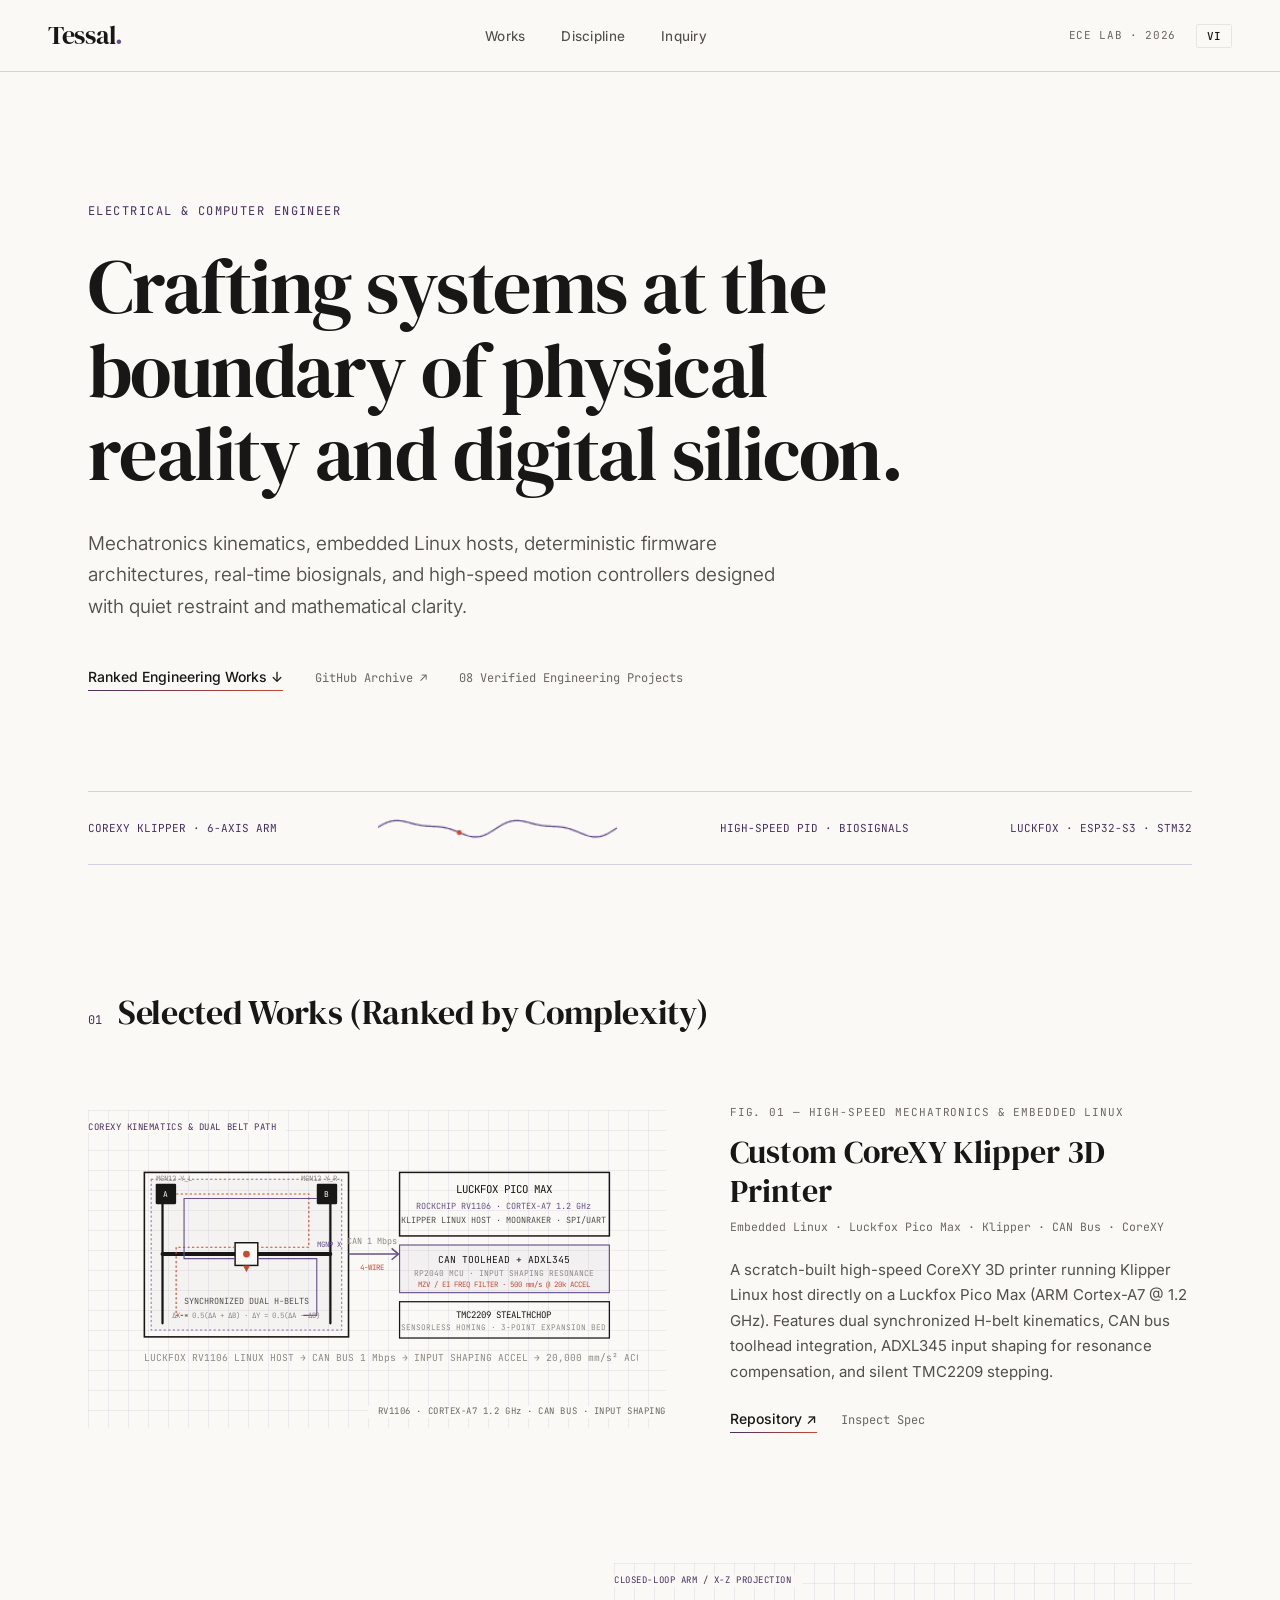
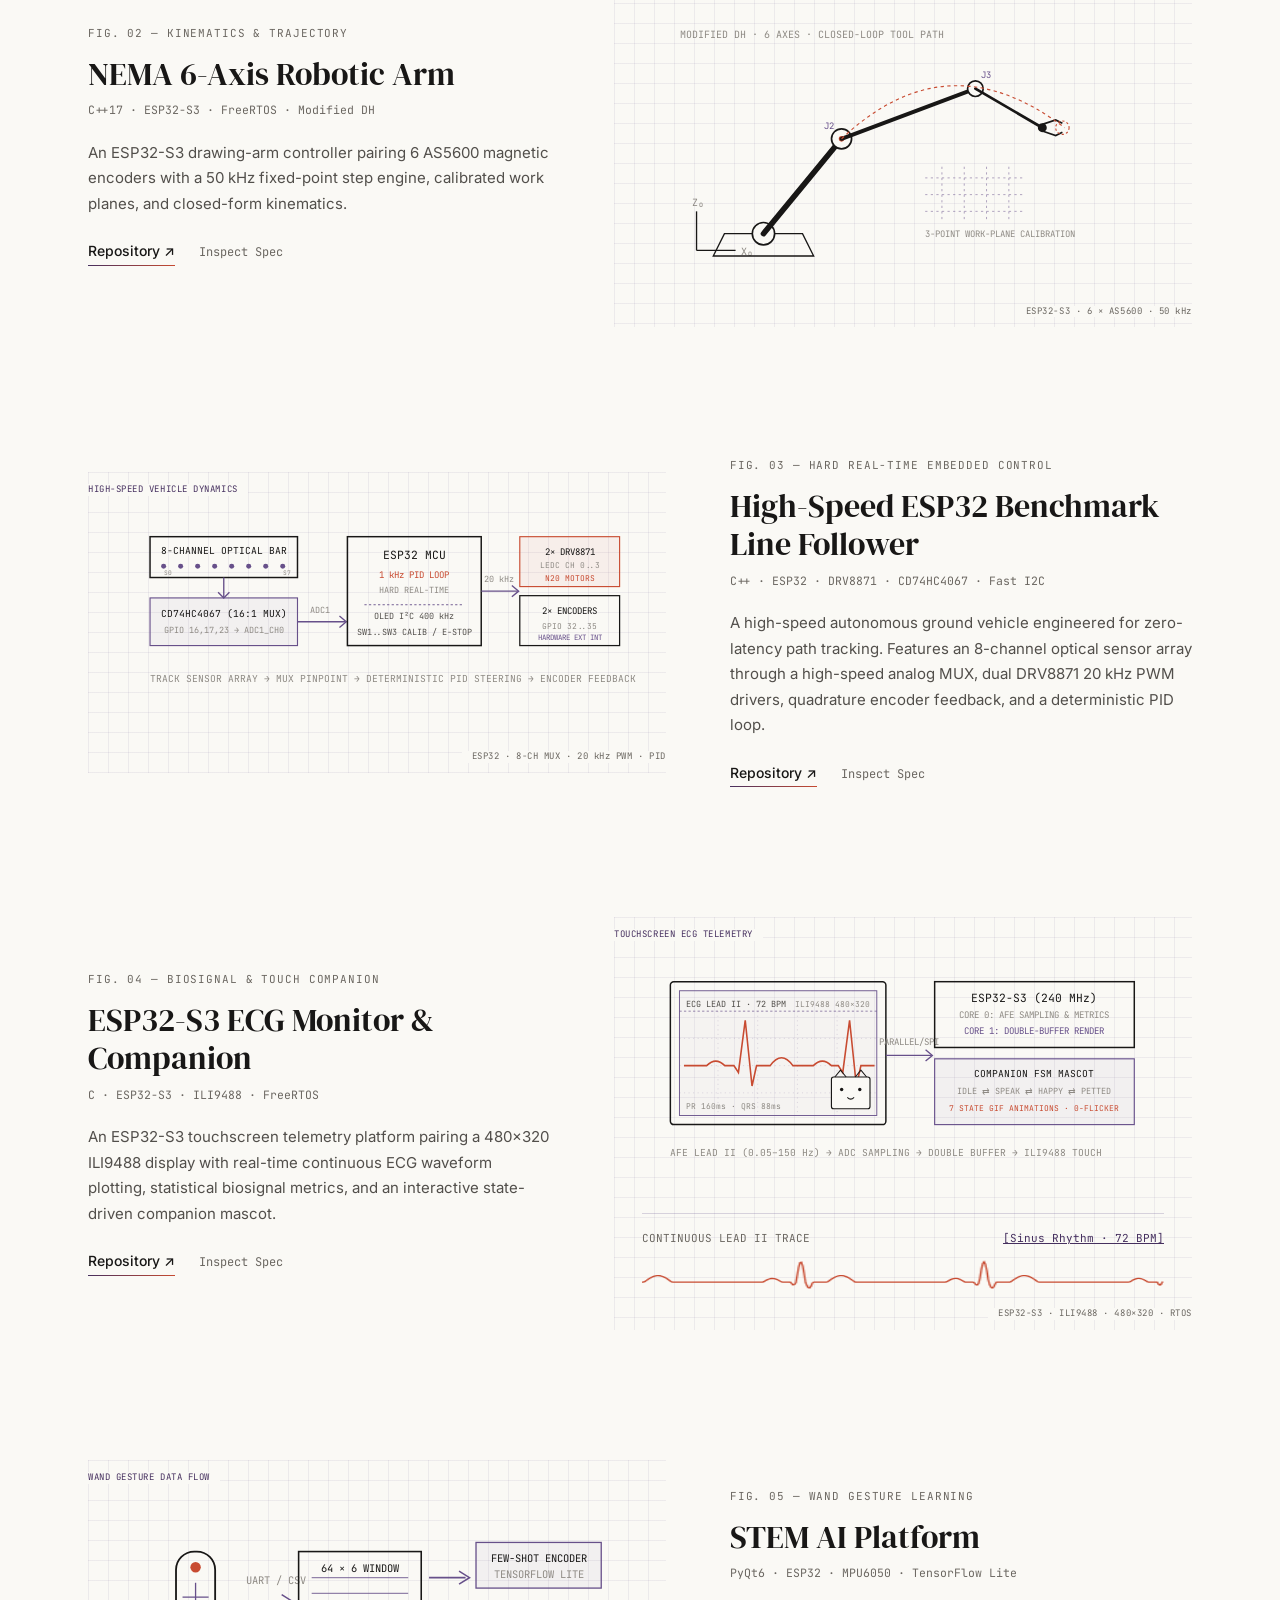
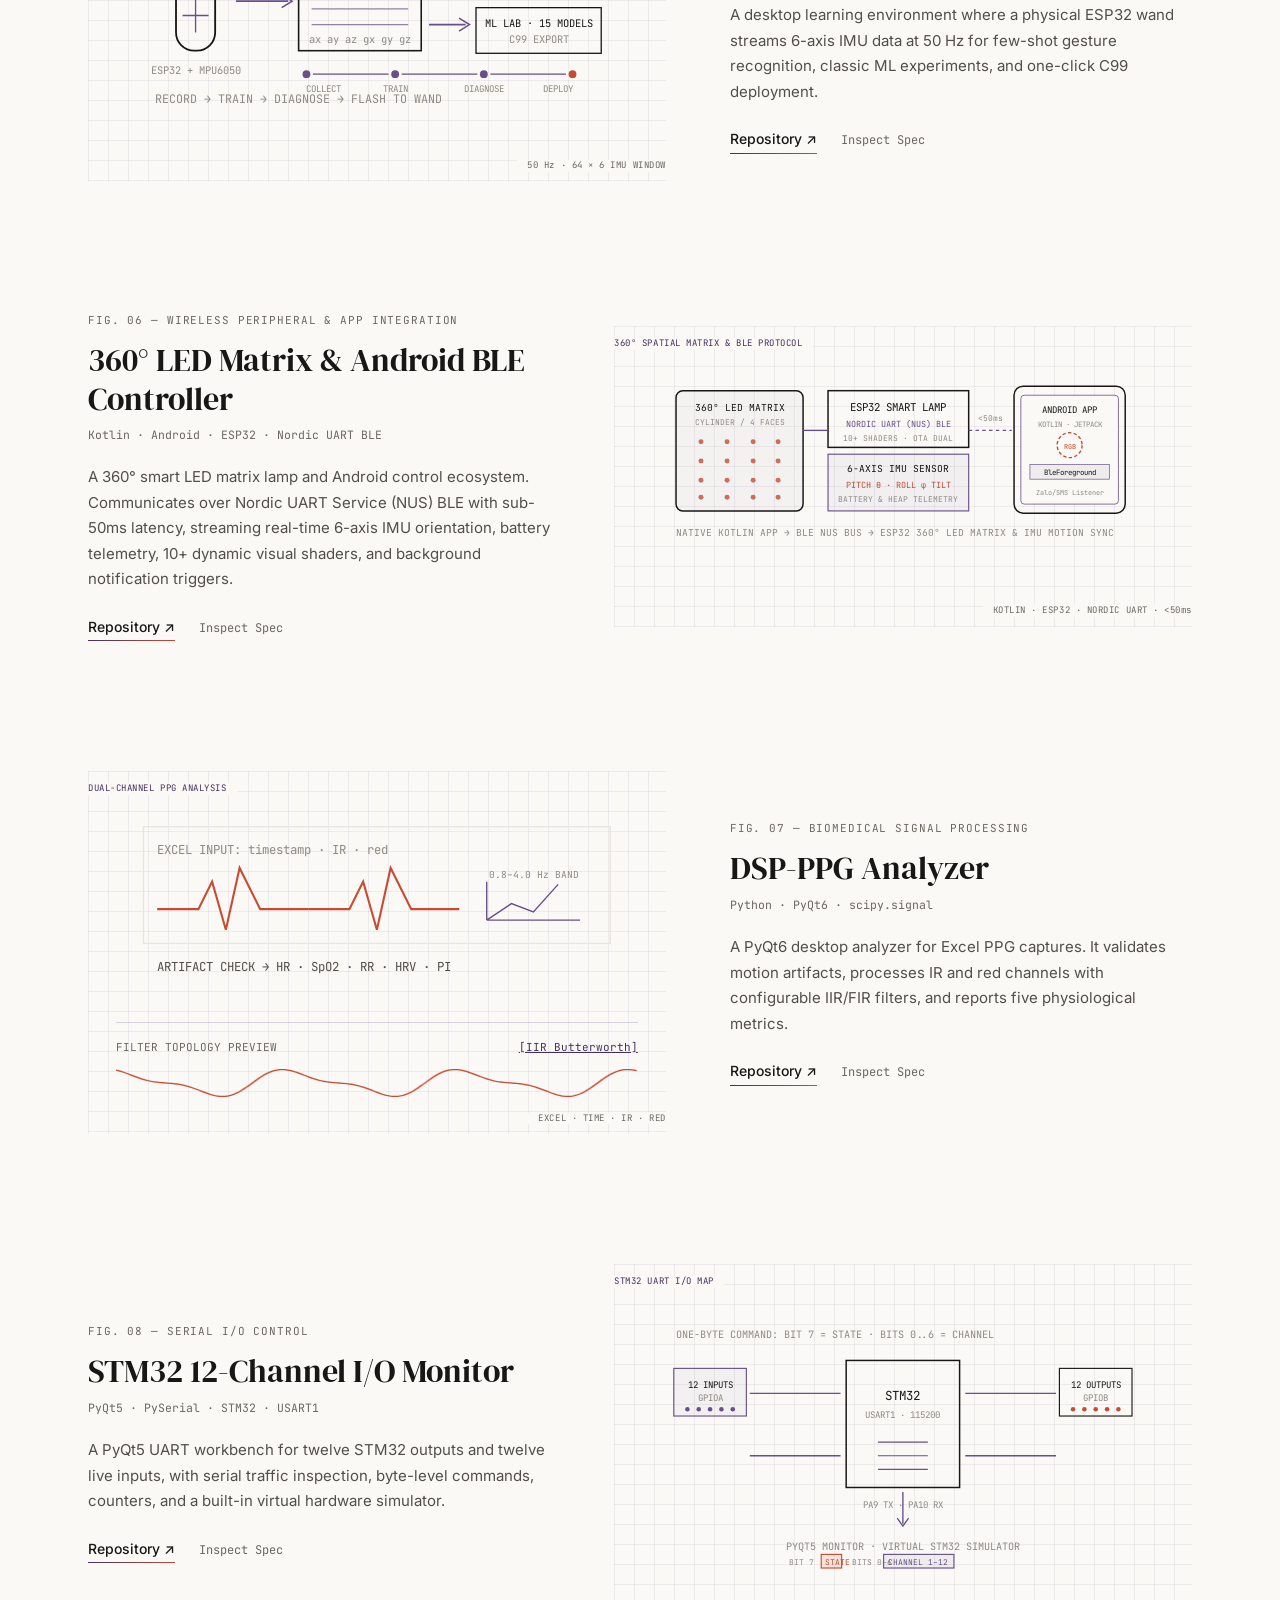
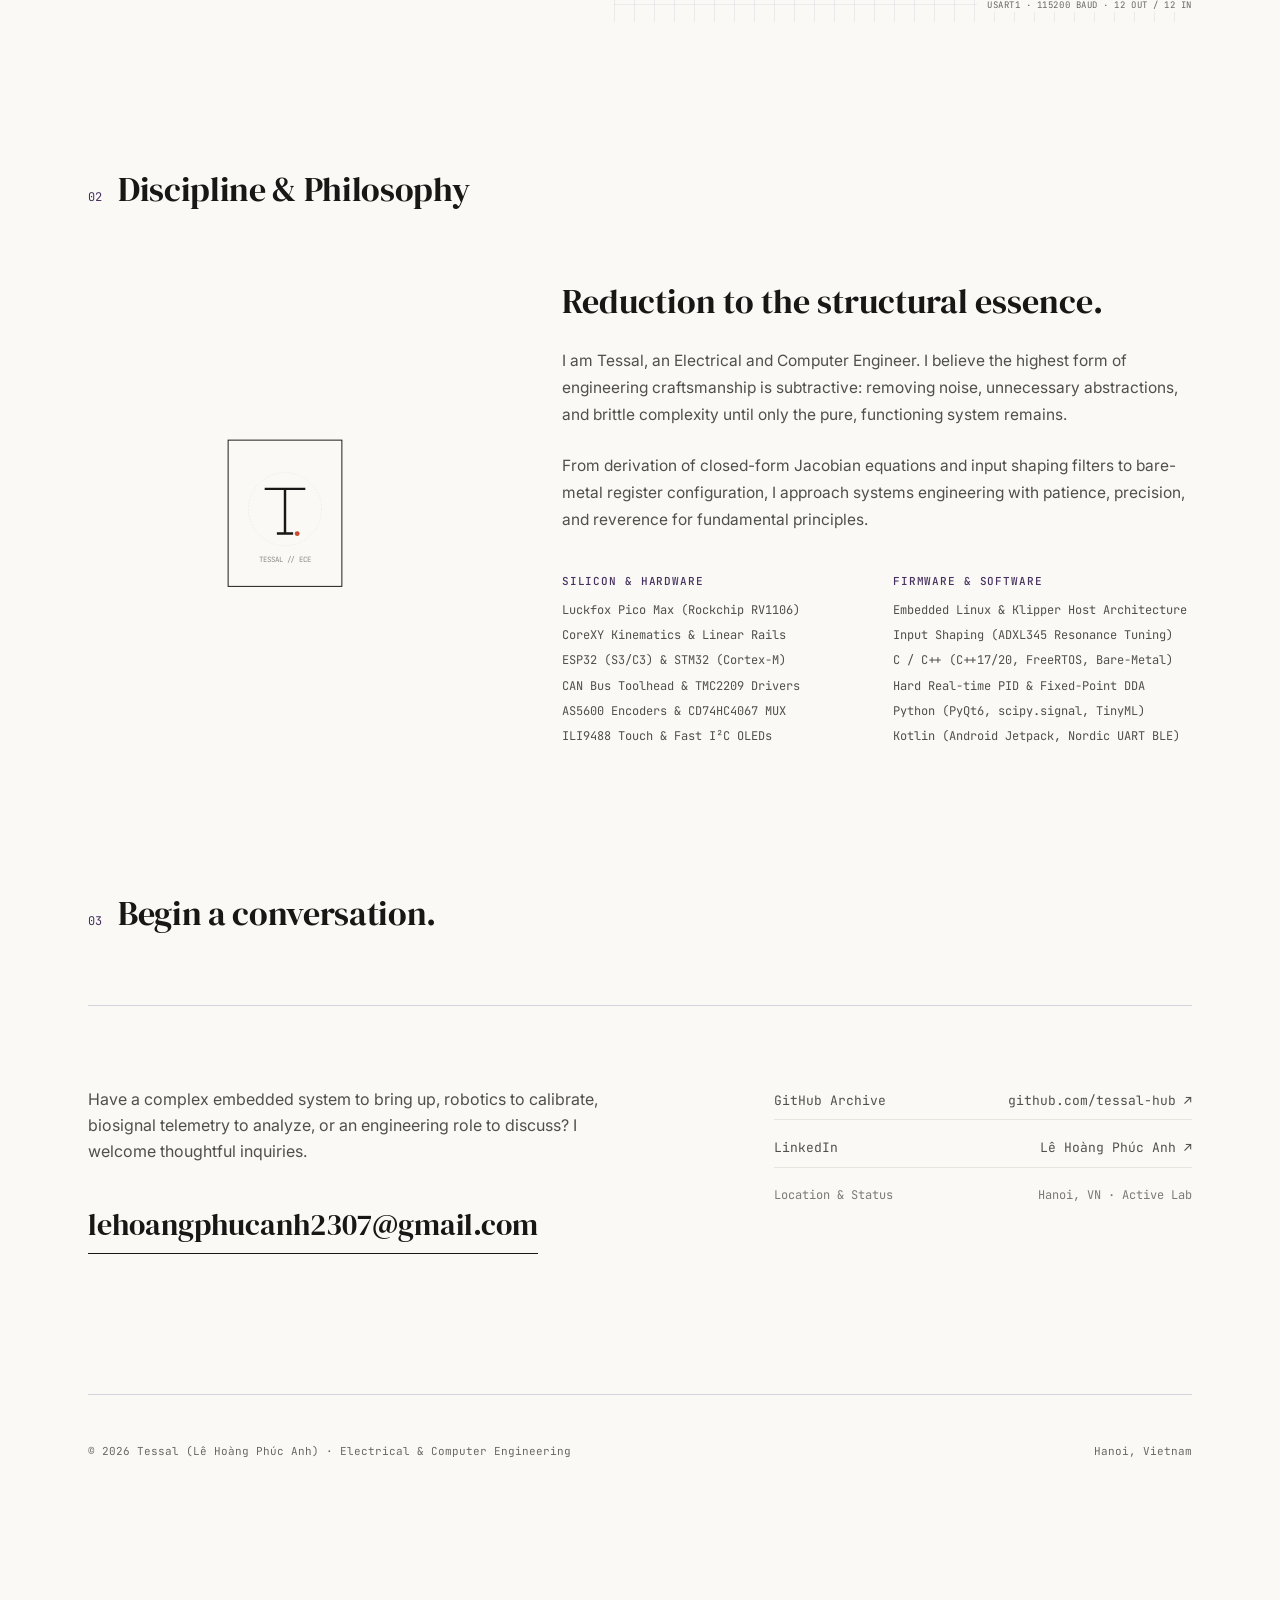
<file: index.html>
<!DOCTYPE html>
<html lang="en">
<head>
    <meta charset="UTF-8">
    <meta name="viewport" content="width=device-width, initial-scale=1.0, viewport-fit=cover">
    <title>Tessal — Electrical &amp; Computer Engineer</title>
    <meta name="description" content="Portfolio of Tessal, an Electrical &amp; Computer Engineer crafting systems at the boundary of physical reality and digital silicon.">
    <!-- Google Fonts Preconnect -->
    <link rel="preconnect" href="https://fonts.googleapis.com">
    <link rel="preconnect" href="https://fonts.gstatic.com" crossorigin>
    <link href="https://fonts.googleapis.com/css2?family=DM+Serif+Display:ital@0;1&family=Inter:wght@300;400;500;600&family=JetBrains+Mono:wght@400;500&display=swap" rel="stylesheet">
    <!-- Subtractive Studio CSS -->
    <link rel="stylesheet" href="styles.css">
</head>
<body>

    <!-- Accessible Skip Navigation -->
    <a href="#main-content" class="skip-link" data-i18n="skip">Skip to main content</a>
    <div class="scroll-progress" id="progressBar" aria-hidden="true"></div>

    <!-- ── MINIMAL TOP BAR ── -->
    <header class="sub-nav" role="banner">
        <a href="#home" class="nav-logo" aria-label="Tessal Home">Tessal<span>.</span></a>
        <nav aria-label="Primary site navigation">
            <ul class="nav-menu">
                <li><a href="#works" data-i18n="nav.works">Works</a></li>
                <li><a href="#studio" data-i18n="nav.discipline">Discipline</a></li>
                <li><a href="#inquiry" data-i18n="nav.inquiry">Inquiry</a></li>
            </ul>
        </nav>
        <div class="nav-actions">
            <span class="nav-meta" data-i18n="nav.meta">ECE LAB · 2026</span>
            <button id="langToggle" class="lang-toggle-btn" aria-label="Switch language to Vietnamese">VI</button>
        </div>
    </header>

    <!-- ── PAGE CONTAINER ── -->
    <div class="page-container">
        <main id="main-content">
            <!-- ── HERO SECTION ── -->
            <section id="home" class="sub-hero">
                <span class="hero-tag" data-i18n="hero.tag">Electrical &amp; Computer Engineer</span>
                <h1 class="hero-title" data-i18n="hero.title">Crafting systems at the boundary of physical reality and digital silicon.</h1>
                <p class="hero-lead" data-i18n="hero.lead">
                    Mechatronics kinematics, embedded Linux hosts, deterministic firmware architectures, real-time biosignals, and high-speed motion controllers designed with quiet restraint and mathematical clarity.
                </p>
                <div class="hero-links">
                    <a href="#works" class="link-text" data-i18n="hero.works">Ranked Engineering Works ↓</a>
                    <a href="https://github.com/tessal-hub" target="_blank" rel="noopener noreferrer" class="link-ghost" data-i18n="hero.github">GitHub Archive ↗</a>
                    <span class="link-ghost" data-i18n="hero.status">08 Verified Engineering Projects</span>
                </div>
            </section>

            <!-- ── HARMONIC TELEMETRY STRIP ── -->
            <div class="sub-telemetry-strip" role="region" aria-label="Laboratory telemetry status">
                <span data-i18n="telemetry.left">COREXY KLIPPER · 6-AXIS ARM</span>
                <canvas id="telemetryScope" class="sub-telemetry-scope" width="220" height="32" aria-label="Harmonic oscilloscope telemetry"></canvas>
                <span data-i18n="telemetry.center">HIGH-SPEED PID · BIOSIGNALS</span>
                <span data-i18n="telemetry.right">LUCKFOX · ESP32-S3 · STM32</span>
            </div>

            <!-- ── SELECTED WORKS FOLIO (RANKED BY COMPLEXITY) ── -->
            <section id="works">
                <div class="section-label">
                    <span class="section-index">01</span>
                    <h2 class="section-heading" data-i18n="sec.works">Selected Works (Ranked by Complexity)</h2>
                </div>

                <div class="folio-list">

                    <!-- Plate 01: Custom CoreXY Klipper 3D Printer (Rank 1 - Mechatronics & Linux Host) -->
                    <article class="folio-item">
                        <div class="folio-drawing" data-plate="COREXY KINEMATICS &amp; DUAL BELT PATH" data-ref="RV1106 · CORTEX-A7 1.2 GHz · CAN BUS · INPUT SHAPING">
                            <svg class="drawing-svg" viewBox="0 0 460 215" aria-label="CoreXY Klipper 3D Printer Kinematics and Control Architecture">
                                <!-- Aluminum Extrusion Frame -->
                                <g transform="translate(25, 18)">
                                    <rect width="180" height="145" fill="none" stroke="#181716" stroke-width="1.4"/>
                                    <rect x="6" y="6" width="168" height="133" fill="rgba(103,80,138,.03)" stroke="#67508a" stroke-width="0.7" stroke-dasharray="2,2"/>
                                    
                                    <!-- Y-Rails (Left & Right) -->
                                    <line x1="16" y1="12" x2="16" y2="133" stroke="#181716" stroke-width="2" stroke-linecap="round"/>
                                    <line x1="164" y1="12" x2="164" y2="133" stroke="#181716" stroke-width="2" stroke-linecap="round"/>
                                    <text x="10" y="8" font-family="JetBrains Mono" font-size="6.5" fill="#8E8A84">MGN12 Y_L</text>
                                    <text x="170" y="8" font-family="JetBrains Mono" font-size="6.5" fill="#8E8A84" text-anchor="end">MGN12 Y_R</text>

                                    <!-- Stepper Motors (A: Top Left, B: Top Right) -->
                                    <rect x="10" y="10" width="18" height="18" fill="#181716" rx="1"/>
                                    <text x="19" y="22" font-family="JetBrains Mono" font-size="7" fill="#FAF9F5" text-anchor="middle">A</text>
                                    <rect x="152" y="10" width="18" height="18" fill="#181716" rx="1"/>
                                    <text x="161" y="22" font-family="JetBrains Mono" font-size="7" fill="#FAF9F5" text-anchor="middle">B</text>

                                    <!-- Crossed X-Gantry -->
                                    <line x1="16" y1="72" x2="164" y2="72" stroke="#181716" stroke-width="3.5" stroke-linecap="round"/>
                                    <text x="152" y="66" font-family="JetBrains Mono" font-size="6.5" fill="#67508a">MGN9 X</text>

                                    <!-- Toolhead Carriage -->
                                    <rect x="80" y="62" width="20" height="20" fill="#FAF9F5" stroke="#181716" stroke-width="1.3"/>
                                    <circle cx="90" cy="72" r="3" fill="#C84B31"/>
                                    <path d="M 87 82 L 90 88 L 93 82 Z" fill="#C84B31"/>

                                    <!-- Belt A Path (Vermilion) -->
                                    <path d="M 28 19 H 145 L 145 66 H 100 M 80 66 H 28 L 28 126 H 40" fill="none" stroke="#C84B31" stroke-width="1" stroke-dasharray="2,2"/>
                                    
                                    <!-- Belt B Path (Violet) -->
                                    <path d="M 152 23 H 35 L 35 76 H 80 M 100 76 H 152 L 152 126 H 140" fill="none" stroke="#67508a" stroke-width="1"/>

                                    <text x="90" y="116" font-family="JetBrains Mono" font-size="7.5" fill="#524F4B" text-anchor="middle">SYNCHRONIZED DUAL H-BELTS</text>
                                    <text x="90" y="128" font-family="JetBrains Mono" font-size="6.5" fill="#8E8A84" text-anchor="middle">ΔX = 0.5(ΔA + ΔB) · ΔY = 0.5(ΔA - ΔB)</text>
                                </g>

                                <!-- Interconnect CAN Bus Cable -->
                                <path d="M 205 90 H 248" stroke="#67508a" stroke-width="1.4"/><path d="M 243 85 l 6 5 -6 5" fill="none" stroke="#67508a" stroke-width="1.4"/>
                                <text x="226" y="81" font-family="JetBrains Mono" font-size="7.5" fill="#8E8A84" text-anchor="middle">CAN 1 Mbps</text>
                                <text x="226" y="104" font-family="JetBrains Mono" font-size="6.5" fill="#C84B31" text-anchor="middle">4-WIRE</text>

                                <!-- Embedded Linux Host & Hardware Architecture -->
                                <g transform="translate(250, 18)">
                                    <!-- Luckfox Pico Max Host -->
                                    <rect width="185" height="56" fill="none" stroke="#181716" stroke-width="1.3"/>
                                    <text x="92" y="18" text-anchor="middle" font-family="JetBrains Mono" font-size="9.5" fill="#181716">LUCKFOX PICO MAX</text>
                                    <text x="92" y="32" text-anchor="middle" font-family="JetBrains Mono" font-size="7.5" fill="#67508a">ROCKCHIP RV1106 · CORTEX-A7 1.2 GHz</text>
                                    <text x="92" y="45" text-anchor="middle" font-family="JetBrains Mono" font-size="7.5" fill="#524F4B">KLIPPER LINUX HOST · MOONRAKER · SPI/UART</text>

                                    <!-- Toolhead & Input Shaping -->
                                    <g transform="translate(0, 64)">
                                        <rect width="185" height="42" fill="rgba(103,80,138,.05)" stroke="#67508a" stroke-width="1"/>
                                        <text x="92" y="16" text-anchor="middle" font-family="JetBrains Mono" font-size="8.5" fill="#181716">CAN TOOLHEAD + ADXL345</text>
                                        <text x="92" y="27" text-anchor="middle" font-family="JetBrains Mono" font-size="7" fill="#8E8A84">RP2040 MCU · INPUT SHAPING RESONANCE</text>
                                        <text x="92" y="37" text-anchor="middle" font-family="JetBrains Mono" font-size="6.5" fill="#C84B31">MZV / EI FREQ FILTER · 500 mm/s @ 20k ACCEL</text>
                                    </g>

                                    <!-- Stepper & Motion Driver Block -->
                                    <g transform="translate(0, 114)">
                                        <rect width="185" height="32" fill="none" stroke="#181716" stroke-width="1.1"/>
                                        <text x="92" y="14" text-anchor="middle" font-family="JetBrains Mono" font-size="8" fill="#181716">TMC2209 STEALTHCHOP</text>
                                        <text x="92" y="25" text-anchor="middle" font-family="JetBrains Mono" font-size="6.8" fill="#8E8A84">SENSORLESS HOMING · 3-POINT EXPANSION BED</text>
                                    </g>
                                </g>

                                <!-- Bottom Line -->
                                <text x="25" y="184" font-family="JetBrains Mono" font-size="8.5" fill="#8E8A84">LUCKFOX RV1106 LINUX HOST → CAN BUS 1 Mbps → INPUT SHAPING ACCEL → 20,000 mm/s² ACCEL</text>
                            </svg>
                        </div>
                        <div class="folio-details">
                            <span class="folio-fig" data-i18n="p.corexy.fig">FIG. 01 — HIGH-SPEED MECHATRONICS &amp; EMBEDDED LINUX</span>
                            <h3 class="folio-title" data-i18n="p.corexy.title">Custom CoreXY Klipper 3D Printer</h3>
                            <div class="folio-tags" data-i18n="p.corexy.tags">Embedded Linux · Luckfox Pico Max · Klipper · CAN Bus · CoreXY</div>
                            <p class="folio-desc" data-i18n="p.corexy.desc">
                                A scratch-built high-speed CoreXY 3D printer running Klipper Linux host directly on a Luckfox Pico Max (ARM Cortex-A7 @ 1.2 GHz). Features dual synchronized H-belt kinematics, CAN bus toolhead integration, ADXL345 input shaping for resonance compensation, and silent TMC2209 stepping.
                            </p>
                            <div class="folio-actions">
                                <a href="https://github.com/tessal-hub/embedded_linux_with_luckfoxpico" target="_blank" rel="noopener noreferrer" class="link-text" data-i18n="action.repo">Repository ↗</a>
                                <button type="button" class="link-ghost" onclick="showSubSpec('corexy')" data-i18n="action.spec">Inspect Spec</button>
                            </div>
                        </div>
                    </article>

                    <!-- Plate 02: Robotic Arm (Rank 2 - Robotics Kinematics & 50 kHz Step Engine) -->
                    <article class="folio-item reverse">
                        <div class="folio-drawing" data-plate="CLOSED-LOOP ARM / X-Z PROJECTION" data-ref="ESP32-S3 · 6 × AS5600 · 50 kHz">
                            <svg class="drawing-svg" viewBox="0 0 460 260" aria-label="6-DOF Robotic Arm kinematic vector blueprint">
                                <!-- World Frame -->
                                <g transform="translate(45, 220)">
                                    <line x1="0" y1="0" x2="35" y2="0" stroke="#181716" stroke-width="1.2"/>
                                    <line x1="0" y1="0" x2="0" y2="-35" stroke="#181716" stroke-width="1.2"/>
                                    <text x="40" y="4" font-family="JetBrains Mono" font-size="9" fill="#8E8A84">X₀</text>
                                    <text x="-4" y="-40" font-family="JetBrains Mono" font-size="9" fill="#8E8A84">Z₀</text>
                                </g>
                                <!-- Arm Body Links & Joints -->
                                <path d="M 60 225 L 150 225 L 140 205 L 70 205 Z" fill="none" stroke="#181716" stroke-width="1.2"/>
                                <circle cx="105" cy="205" r="10" fill="#FAF9F5" stroke="#181716" stroke-width="1.5"/>
                                <line x1="105" y1="205" x2="175" y2="120" stroke="#181716" stroke-width="5" stroke-linecap="round"/>
                                <circle cx="175" cy="120" r="9" fill="#FAF9F5" stroke="#181716" stroke-width="1.5"/>
                                <circle cx="175" cy="120" r="2.5" fill="#C84B31"/>
                                <text x="159" y="111" font-family="JetBrains Mono" font-size="8" fill="#67508a">J2</text>
                                <line x1="175" y1="120" x2="295" y2="75" stroke="#181716" stroke-width="3.5" stroke-linecap="round"/>
                                <circle cx="295" cy="75" r="7" fill="#FAF9F5" stroke="#181716" stroke-width="1.5"/>
                                <text x="300" y="65" font-family="JetBrains Mono" font-size="8" fill="#67508a">J3</text>
                                <line x1="295" y1="75" x2="355" y2="110" stroke="#181716" stroke-width="2.5" stroke-linecap="round"/>
                                <!-- End Effector Gripper -->
                                <g transform="translate(355, 110)">
                                    <circle cx="0" cy="0" r="4" fill="#181716"/>
                                    <path d="M 0 -3 L 12 -7 L 18 -4 M 0 3 L 12 7 L 18 4" fill="none" stroke="#181716" stroke-width="1.5"/>
                                    <circle cx="18" cy="0" r="6" fill="none" stroke="#C84B31" stroke-width="1" stroke-dasharray="2,2"/>
                                </g>
                                <g opacity=".65" stroke="#67508a" stroke-width=".7" stroke-dasharray="2 3">
                                    <path d="M250 155h90M250 170h90M250 185h90"/><path d="M265 145v50M285 145v50M305 145v50M325 145v50"/>
                                </g>
                                <text x="250" y="208" font-family="JetBrains Mono" font-size="8" fill="#8E8A84">3-POINT WORK-PLANE CALIBRATION</text>
                                <path d="M 175 120 Q 270 30 375 110" fill="none" stroke="#C84B31" stroke-width="1" stroke-dasharray="3,3"/>
                                <text x="30" y="30" font-family="JetBrains Mono" font-size="9" fill="#8E8A84">MODIFIED DH · 6 AXES · CLOSED-LOOP TOOL PATH</text>
                            </svg>
                        </div>
                        <div class="folio-details">
                            <span class="folio-fig" data-i18n="p.arm.fig">FIG. 02 — KINEMATICS &amp; TRAJECTORY</span>
                            <h3 class="folio-title" data-i18n="p.arm.title">NEMA 6-Axis Robotic Arm</h3>
                            <div class="folio-tags" data-i18n="p.arm.tags">C++17 · ESP32-S3 · FreeRTOS · Modified DH</div>
                            <p class="folio-desc" data-i18n="p.arm.desc">
                                An ESP32-S3 drawing-arm controller pairing 6 AS5600 magnetic encoders with a 50 kHz fixed-point step engine, calibrated work planes, and closed-form kinematics.
                            </p>
                            <div class="folio-actions">
                                <a href="https://github.com/tessal-hub/robotic_arm" target="_blank" rel="noopener noreferrer" class="link-text" data-i18n="action.repo">Repository ↗</a>
                                <button type="button" class="link-ghost" onclick="showSubSpec('arm')" data-i18n="action.spec">Inspect Spec</button>
                            </div>
                        </div>
                    </article>

                    <!-- Plate 03: High-Speed Line Follower Robot (Rank 3 - Deterministic Real-Time Control) -->
                    <article class="folio-item">
                        <div class="folio-drawing" data-plate="HIGH-SPEED VEHICLE DYNAMICS" data-ref="ESP32 · 8-CH MUX · 20 kHz PWM · PID">
                            <svg class="drawing-svg" viewBox="0 0 460 200" aria-label="High-Speed ESP32 Line Follower Hardware Architecture">
                                <!-- Front 8-Sensor Array -->
                                <g transform="translate(30, 20)">
                                    <rect width="130" height="36" fill="none" stroke="#181716" stroke-width="1.3"/>
                                    <text x="65" y="15" text-anchor="middle" font-family="JetBrains Mono" font-size="8.5" fill="#181716">8-CHANNEL OPTICAL BAR</text>
                                    <g fill="#67508a">
                                        <circle cx="12" cy="26" r="2.2"/><circle cx="27" cy="26" r="2.2"/><circle cx="42" cy="26" r="2.2"/><circle cx="57" cy="26" r="2.2"/>
                                        <circle cx="72" cy="26" r="2.2"/><circle cx="87" cy="26" r="2.2"/><circle cx="102" cy="26" r="2.2"/><circle cx="117" cy="26" r="2.2"/>
                                    </g>
                                    <text x="12" y="34" font-family="JetBrains Mono" font-size="5.5" fill="#8E8A84">S0</text>
                                    <text x="117" y="34" font-family="JetBrains Mono" font-size="5.5" fill="#8E8A84">S7</text>
                                </g>
                                <!-- Arrow to MUX -->
                                <path d="M 95 56 v 18" stroke="#67508a" stroke-width="1.2"/><path d="M 90 69 l 5 5 5 -5" fill="none" stroke="#67508a" stroke-width="1.2"/>
                                <!-- CD74HC4067 MUX -->
                                <g transform="translate(30, 74)">
                                    <rect width="130" height="42" fill="rgba(103,80,138,.05)" stroke="#67508a" stroke-width="1"/>
                                    <text x="65" y="17" text-anchor="middle" font-family="JetBrains Mono" font-size="8.5" fill="#181716">CD74HC4067 (16:1 MUX)</text>
                                    <text x="65" y="31" text-anchor="middle" font-family="JetBrains Mono" font-size="7.5" fill="#8E8A84">GPIO 16,17,23 → ADC1_CH0</text>
                                </g>
                                <!-- Arrow from MUX to MCU -->
                                <path d="M 160 95 h 42" stroke="#67508a" stroke-width="1.2"/><path d="M 197 90 l 6 5 -6 5" fill="none" stroke="#67508a" stroke-width="1.2"/>
                                <text x="180" y="87" font-family="JetBrains Mono" font-size="7.5" fill="#8E8A84" text-anchor="middle">ADC1</text>
                                <!-- ESP32 Controller Core -->
                                <g transform="translate(204, 20)">
                                    <rect width="118" height="96" fill="none" stroke="#181716" stroke-width="1.3"/>
                                    <text x="59" y="20" text-anchor="middle" font-family="JetBrains Mono" font-size="10" fill="#181716">ESP32 MCU</text>
                                    <text x="59" y="36" text-anchor="middle" font-family="JetBrains Mono" font-size="8" fill="#C84B31">1 kHz PID LOOP</text>
                                    <text x="59" y="50" text-anchor="middle" font-family="JetBrains Mono" font-size="7.5" fill="#8E8A84">HARD REAL-TIME</text>
                                    <path d="M 15 60 h 88" stroke="#67508a" stroke-width="0.8" stroke-dasharray="2 2"/>
                                    <text x="59" y="73" text-anchor="middle" font-family="JetBrains Mono" font-size="7.5" fill="#524F4B">OLED I²C 400 kHz</text>
                                    <text x="59" y="87" text-anchor="middle" font-family="JetBrains Mono" font-size="7.5" fill="#524F4B">SW1..SW3 CALIB / E-STOP</text>
                                </g>
                                <!-- Arrow from MCU to Motor Drivers -->
                                <path d="M 322 68 h 32" stroke="#67508a" stroke-width="1.2"/><path d="M 349 63 l 6 5 -6 5" fill="none" stroke="#67508a" stroke-width="1.2"/>
                                <text x="338" y="60" font-family="JetBrains Mono" font-size="7.5" fill="#8E8A84" text-anchor="middle">20 kHz</text>
                                <!-- Dual DRV8871 H-Bridges -->
                                <g transform="translate(356, 20)">
                                    <rect width="88" height="44" fill="rgba(200,75,49,.06)" stroke="#C84B31" stroke-width="1"/>
                                    <text x="44" y="16" text-anchor="middle" font-family="JetBrains Mono" font-size="8" fill="#181716">2× DRV8871</text>
                                    <text x="44" y="28" text-anchor="middle" font-family="JetBrains Mono" font-size="7" fill="#8E8A84">LEDC CH 0..3</text>
                                    <text x="44" y="39" text-anchor="middle" font-family="JetBrains Mono" font-size="7" fill="#C84B31">N20 MOTORS</text>
                                    <!-- Quadrature Encoders -->
                                    <rect y="52" width="88" height="44" fill="none" stroke="#181716" stroke-width="1.1"/>
                                    <text x="44" y="68" text-anchor="middle" font-family="JetBrains Mono" font-size="8" fill="#181716">2× ENCODERS</text>
                                    <text x="44" y="81" text-anchor="middle" font-family="JetBrains Mono" font-size="7" fill="#8E8A84">GPIO 32..35</text>
                                    <text x="44" y="91" text-anchor="middle" font-family="JetBrains Mono" font-size="6.5" fill="#67508a">HARDWARE EXT INT</text>
                                </g>
                                <!-- Bottom line -->
                                <text x="30" y="148" font-family="JetBrains Mono" font-size="8.5" fill="#8E8A84">TRACK SENSOR ARRAY → MUX PINPOINT → DETERMINISTIC PID STEERING → ENCODER FEEDBACK</text>
                            </svg>
                        </div>
                        <div class="folio-details">
                            <span class="folio-fig" data-i18n="p.line.fig">FIG. 03 — HARD REAL-TIME EMBEDDED CONTROL</span>
                            <h3 class="folio-title" data-i18n="p.line.title">High-Speed ESP32 Benchmark Line Follower</h3>
                            <div class="folio-tags" data-i18n="p.line.tags">C++ · ESP32 · DRV8871 · CD74HC4067 · Fast I2C</div>
                            <p class="folio-desc" data-i18n="p.line.desc">
                                A high-speed autonomous ground vehicle engineered for zero-latency path tracking. Features an 8-channel optical sensor array through a high-speed analog MUX, dual DRV8871 20 kHz PWM drivers, quadrature encoder feedback, and a deterministic PID loop.
                            </p>
                            <div class="folio-actions">
                                <a href="https://github.com/tessal-hub/line-follower" target="_blank" rel="noopener noreferrer" class="link-text" data-i18n="action.repo">Repository ↗</a>
                                <button type="button" class="link-ghost" onclick="showSubSpec('line')" data-i18n="action.spec">Inspect Spec</button>
                            </div>
                        </div>
                    </article>

                    <!-- Plate 04: ESP32-S3 ECG Monitor & Touch Companion (Rank 4 - Biosignals & Interactive UI) -->
                    <article class="folio-item reverse">
                        <div class="folio-drawing" data-plate="TOUCHSCREEN ECG TELEMETRY" data-ref="ESP32-S3 · ILI9488 · 480×320 · RTOS" style="flex-direction:column; align-items:stretch;">
                            <svg class="drawing-svg" viewBox="0 0 460 210" aria-label="ESP32-S3 Touchscreen ECG Monitor and Companion topology">
                                <!-- Touchscreen display bezel -->
                                <g transform="translate(25, 20)">
                                    <rect x="0" y="0" width="190" height="126" rx="3" fill="none" stroke="#181716" stroke-width="1.3"/>
                                    <rect x="8" y="8" width="174" height="110" fill="rgba(103,80,138,.03)" stroke="#67508a" stroke-width="0.8"/>
                                    <!-- Screen Header -->
                                    <text x="14" y="22" font-family="JetBrains Mono" font-size="7.5" fill="#524F4B">ECG LEAD II · 72 BPM</text>
                                    <text x="176" y="22" text-anchor="end" font-family="JetBrains Mono" font-size="7" fill="#8E8A84">ILI9488 480×320</text>
                                    <line x1="8" y1="26" x2="182" y2="26" stroke="#67508a" stroke-width="0.6" stroke-dasharray="2,2"/>
                                    <!-- Background grid on display -->
                                    <g stroke="#67508a" stroke-width="0.4" stroke-dasharray="1 3" opacity="0.4">
                                        <line x1="8" y1="50" x2="182" y2="50"/><line x1="8" y1="74" x2="182" y2="74"/><line x1="8" y1="98" x2="182" y2="98"/>
                                        <line x1="42" y1="26" x2="42" y2="118"/><line x1="77" y1="26" x2="77" y2="118"/><line x1="112" y1="26" x2="112" y2="118"/><line x1="147" y1="26" x2="147" y2="118"/>
                                    </g>
                                    <!-- ECG P-Q-R-S-T vector waveform -->
                                    <path d="M 12 74 L 32 74 Q 40 66 48 74 L 56 74 L 60 80 L 66 34 L 72 92 L 76 74 L 88 74 Q 98 60 108 74 L 126 74 Q 134 66 142 74 L 148 74 L 152 80 L 158 34 L 164 92 L 168 74 L 180 74" fill="none" stroke="#C84B31" stroke-width="1.4"/>
                                    <!-- Mascot companion wireframe avatar in corner -->
                                    <g transform="translate(142, 84)">
                                        <rect x="0" y="0" width="34" height="28" rx="2" fill="#FAF9F5" stroke="#181716" stroke-width="1"/>
                                        <circle cx="9" cy="11" r="1.5" fill="#181716"/><circle cx="25" cy="11" r="1.5" fill="#181716"/>
                                        <path d="M 14 18 Q 17 21 20 18" fill="none" stroke="#181716" stroke-width="0.9"/>
                                        <!-- Cat ears -->
                                        <path d="M 3 0 L 8 -6 L 13 0 M 21 0 L 26 -6 L 31 0" fill="none" stroke="#181716" stroke-width="0.9"/>
                                    </g>
                                    <text x="14" y="112" font-family="JetBrains Mono" font-size="7" fill="#8E8A84">PR 160ms · QRS 88ms</text>
                                </g>
                                <!-- Interconnect Buses -->
                                <path d="M 215 85 H 255" stroke="#67508a" stroke-width="1.2"/><path d="M 250 80 l 6 5 -6 5" fill="none" stroke="#67508a" stroke-width="1.2"/>
                                <text x="235" y="76" font-family="JetBrains Mono" font-size="8" fill="#8E8A84" text-anchor="middle">PARALLEL/SPI</text>
                                <!-- Right side: MCU Architecture -->
                                <g transform="translate(258, 20)">
                                    <rect width="176" height="58" fill="none" stroke="#181716" stroke-width="1.3"/>
                                    <text x="88" y="18" text-anchor="middle" font-family="JetBrains Mono" font-size="10" fill="#181716">ESP32-S3 (240 MHz)</text>
                                    <text x="88" y="32" text-anchor="middle" font-family="JetBrains Mono" font-size="8" fill="#8E8A84">CORE 0: AFE SAMPLING &amp; METRICS</text>
                                    <text x="88" y="46" text-anchor="middle" font-family="JetBrains Mono" font-size="8" fill="#67508a">CORE 1: DOUBLE-BUFFER RENDER</text>
                                    <rect y="68" width="176" height="58" fill="rgba(103,80,138,.05)" stroke="#67508a" stroke-width="1"/>
                                    <text x="88" y="84" text-anchor="middle" font-family="JetBrains Mono" font-size="8.5" fill="#181716">COMPANION FSM MASCOT</text>
                                    <text x="88" y="99" text-anchor="middle" font-family="JetBrains Mono" font-size="7.5" fill="#8E8A84">IDLE ⇄ SPEAK ⇄ HAPPY ⇄ PETTED</text>
                                    <text x="88" y="114" text-anchor="middle" font-family="JetBrains Mono" font-size="7" fill="#C84B31">7 STATE GIF ANIMATIONS · 0-FLICKER</text>
                                </g>
                                <!-- Bottom line -->
                                <text x="25" y="174" font-family="JetBrains Mono" font-size="8.5" fill="#8E8A84">AFE LEAD II (0.05–150 Hz) → ADC SAMPLING → DOUBLE BUFFER → ILI9488 TOUCH</text>
                            </svg>
                            <div class="ecg-wave-wrap">
                                <div class="ecg-wave-header">
                                    <span>CONTINUOUS LEAD II TRACE</span>
                                    <button type="button" class="ecg-toggle-text" id="subEcgBtn" onclick="toggleSubEcg()" data-i18n="ecg.sinus">[Sinus Rhythm · 72 BPM]</button>
                                </div>
                                <canvas id="subEcgCanvas" class="ecg-clean-canvas" width="380" height="42" aria-label="Continuous ECG Lead II telemetry preview"></canvas>
                            </div>
                        </div>
                        <div class="folio-details">
                            <span class="folio-fig" data-i18n="p.ecg.fig">FIG. 04 — BIOSIGNAL &amp; TOUCH COMPANION</span>
                            <h3 class="folio-title" data-i18n="p.ecg.title">ESP32-S3 ECG Monitor &amp; Companion</h3>
                            <div class="folio-tags" data-i18n="p.ecg.tags">C · ESP32-S3 · ILI9488 · FreeRTOS</div>
                            <p class="folio-desc" data-i18n="p.ecg.desc">
                                An ESP32-S3 touchscreen telemetry platform pairing a 480×320 ILI9488 display with real-time continuous ECG waveform plotting, statistical biosignal metrics, and an interactive state-driven companion mascot.
                            </p>
                            <div class="folio-actions">
                                <a href="https://github.com/tessal-hub/ecg_monitor" target="_blank" rel="noopener noreferrer" class="link-text" data-i18n="action.repo">Repository ↗</a>
                                <button type="button" class="link-ghost" onclick="showSubSpec('ecg')" data-i18n="action.spec">Inspect Spec</button>
                            </div>
                        </div>
                    </article>

                    <!-- Plate 05: STEM AI Platform (Rank 5 - TinyML & Gesture Pipelines) -->
                    <article class="folio-item">
                        <div class="folio-drawing" data-plate="WAND GESTURE DATA FLOW" data-ref="50 Hz · 64 × 6 IMU WINDOW">
                            <svg class="drawing-svg" viewBox="0 0 400 190" aria-label="STEM AI wand gesture data flow">
                                <g transform="translate(26, 38)">
                                    <rect x="20" y="0" width="30" height="76" rx="14" fill="none" stroke="#181716" stroke-width="1.4"/>
                                    <circle cx="35" cy="12" r="4" fill="#C84B31"/>
                                    <path d="M35 24v38 M25 35h20 M25 49h20" stroke="#67508a" stroke-width="1"/>
                                    <text x="35" y="94" text-anchor="middle" font-family="JetBrains Mono" font-size="8" fill="#8E8A84">ESP32 + MPU6050</text>
                                </g>
                                <path d="M92 76H132" stroke="#67508a" stroke-width="1.2"/><path d="M127 71l8 5-8 5" fill="none" stroke="#67508a" stroke-width="1.2"/>
                                <text x="100" y="63" font-family="JetBrains Mono" font-size="8" fill="#8E8A84">UART / CSV</text>
                                <g transform="translate(140, 38)">
                                    <rect width="94" height="76" fill="none" stroke="#181716" stroke-width="1.2"/>
                                    <path d="M10 20h74M10 32h74M10 44h74M10 56h74" stroke="#67508a" stroke-width="1" opacity=".7"/>
                                    <text x="47" y="16" text-anchor="middle" font-family="JetBrains Mono" font-size="8" fill="#181716">64 × 6 WINDOW</text>
                                    <text x="47" y="70" text-anchor="middle" font-family="JetBrains Mono" font-size="8" fill="#8E8A84">ax ay az gx gy gz</text>
                                </g>
                                <path d="M240 58h28M240 94h28" stroke="#67508a" stroke-width="1.2"/><path d="M263 53l8 5-8 5M263 89l8 5-8 5" fill="none" stroke="#67508a" stroke-width="1.2"/>
                                <g transform="translate(276, 31)">
                                    <rect width="96" height="35" fill="rgba(103,80,138,.05)" stroke="#67508a" stroke-width="1"/>
                                    <text x="48" y="15" text-anchor="middle" font-family="JetBrains Mono" font-size="8" fill="#181716">FEW-SHOT ENCODER</text>
                                    <text x="48" y="27" text-anchor="middle" font-family="JetBrains Mono" font-size="8" fill="#8E8A84">TENSORFLOW LITE</text>
                                    <rect y="50" width="96" height="35" fill="none" stroke="#181716" stroke-width="1"/>
                                    <text x="48" y="65" text-anchor="middle" font-family="JetBrains Mono" font-size="8" fill="#181716">ML LAB · 15 MODELS</text>
                                    <text x="48" y="77" text-anchor="middle" font-family="JetBrains Mono" font-size="8" fill="#8E8A84">C99 EXPORT</text>
                                </g>
                                <g transform="translate(146,132)">
                                    <circle cx="0" cy="0" r="3" fill="#67508a"/><circle cx="68" cy="0" r="3" fill="#67508a"/><circle cx="136" cy="0" r="3" fill="#67508a"/><circle cx="204" cy="0" r="3" fill="#C84B31"/>
                                    <path d="M5 0h58M73 0h58M141 0h58" stroke="#67508a" stroke-width="1"/>
                                    <text x="0" y="14" font-family="JetBrains Mono" font-size="7" fill="#8E8A84">COLLECT</text><text x="68" y="14" text-anchor="middle" font-family="JetBrains Mono" font-size="7" fill="#8E8A84">TRAIN</text><text x="136" y="14" text-anchor="middle" font-family="JetBrains Mono" font-size="7" fill="#8E8A84">DIAGNOSE</text><text x="204" y="14" text-anchor="end" font-family="JetBrains Mono" font-size="7" fill="#8E8A84">DEPLOY</text>
                                </g>
                                <text x="30" y="154" font-family="JetBrains Mono" font-size="9" fill="#8E8A84">RECORD → TRAIN → DIAGNOSE → FLASH TO WAND</text>
                            </svg>
                        </div>
                        <div class="folio-details">
                            <span class="folio-fig" data-i18n="p.ai.fig">FIG. 05 — WAND GESTURE LEARNING</span>
                            <h3 class="folio-title" data-i18n="p.ai.title">STEM AI Platform</h3>
                            <div class="folio-tags" data-i18n="p.ai.tags">PyQt6 · ESP32 · MPU6050 · TensorFlow Lite</div>
                            <p class="folio-desc" data-i18n="p.ai.desc">
                                A desktop learning environment where a physical ESP32 wand streams 6-axis IMU data at 50 Hz for few-shot gesture recognition, classic ML experiments, and one-click C99 deployment.
                            </p>
                            <div class="folio-actions">
                                <a href="https://github.com/tessal-hub/stem_ai" target="_blank" rel="noopener noreferrer" class="link-text" data-i18n="action.repo">Repository ↗</a>
                                <button type="button" class="link-ghost" onclick="showSubSpec('ai')" data-i18n="action.spec">Inspect Spec</button>
                            </div>
                        </div>
                    </article>

                    <!-- Plate 06: 360° LED Matrix & Android BLE Controller (Rank 6 - Spatial Display & Wireless Bus) -->
                    <article class="folio-item reverse">
                        <div class="folio-drawing" data-plate="360° SPATIAL MATRIX &amp; BLE PROTOCOL" data-ref="KOTLIN · ESP32 · NORDIC UART · &lt;50ms">
                            <svg class="drawing-svg" viewBox="0 0 460 200" aria-label="360 Degree LED Matrix and Android BLE Architecture">
                                <!-- 360 Degree LED Matrix Cylinder -->
                                <g transform="translate(30, 20)">
                                    <rect width="112" height="106" rx="6" fill="rgba(103,80,138,.04)" stroke="#181716" stroke-width="1.3"/>
                                    <text x="56" y="18" text-anchor="middle" font-family="JetBrains Mono" font-size="8.5" fill="#181716">360° LED MATRIX</text>
                                    <text x="56" y="30" text-anchor="middle" font-family="JetBrains Mono" font-size="7" fill="#8E8A84">CYLINDER / 4 FACES</text>
                                    <!-- LED pixel grid dots -->
                                    <g fill="#C84B31" opacity="0.8">
                                        <circle cx="22" cy="45" r="2.2"/><circle cx="45" cy="45" r="2.2"/><circle cx="68" cy="45" r="2.2"/><circle cx="90" cy="45" r="2.2"/>
                                        <circle cx="22" cy="62" r="2.2"/><circle cx="45" cy="62" r="2.2"/><circle cx="68" cy="62" r="2.2"/><circle cx="90" cy="62" r="2.2"/>
                                        <circle cx="22" cy="79" r="2.2"/><circle cx="45" cy="79" r="2.2"/><circle cx="68" cy="79" r="2.2"/><circle cx="90" cy="79" r="2.2"/>
                                        <circle cx="22" cy="94" r="2.2"/><circle cx="45" cy="94" r="2.2"/><circle cx="68" cy="94" r="2.2"/><circle cx="90" cy="94" r="2.2"/>
                                    </g>
                                </g>
                                <!-- ESP32 Controller & IMU -->
                                <g transform="translate(164, 20)">
                                    <rect width="124" height="50" fill="none" stroke="#181716" stroke-width="1.3"/>
                                    <text x="62" y="18" text-anchor="middle" font-family="JetBrains Mono" font-size="9.5" fill="#181716">ESP32 SMART LAMP</text>
                                    <text x="62" y="32" text-anchor="middle" font-family="JetBrains Mono" font-size="7.5" fill="#67508a">NORDIC UART (NUS) BLE</text>
                                    <text x="62" y="44" text-anchor="middle" font-family="JetBrains Mono" font-size="7" fill="#8E8A84">10+ SHADERS · OTA DUAL</text>
                                    <rect y="56" width="124" height="50" fill="rgba(103,80,138,.06)" stroke="#67508a" stroke-width="1"/>
                                    <text x="62" y="72" text-anchor="middle" font-family="JetBrains Mono" font-size="8.5" fill="#181716">6-AXIS IMU SENSOR</text>
                                    <text x="62" y="86" text-anchor="middle" font-family="JetBrains Mono" font-size="7.5" fill="#C84B31">PITCH θ · ROLL φ TILT</text>
                                    <text x="62" y="98" text-anchor="middle" font-family="JetBrains Mono" font-size="7" fill="#8E8A84">BATTERY &amp; HEAP TELEMETRY</text>
                                </g>
                                <!-- Connecting buses -->
                                <path d="M 142 55 h 22" stroke="#67508a" stroke-width="1.2"/>
                                <path d="M 288 55 h 38" stroke="#67508a" stroke-width="1.2" stroke-dasharray="3 3"/>
                                <text x="307" y="47" font-family="JetBrains Mono" font-size="7" fill="#8E8A84" text-anchor="middle">&lt;50ms</text>
                                <!-- Android Smartphone App -->
                                <g transform="translate(328, 16)">
                                    <rect width="98" height="112" rx="8" fill="none" stroke="#181716" stroke-width="1.3"/>
                                    <rect x="6" y="8" width="86" height="96" rx="3" fill="#FAF9F5" stroke="#67508a" stroke-width="0.7"/>
                                    <text x="49" y="24" text-anchor="middle" font-family="JetBrains Mono" font-size="8" fill="#181716">ANDROID APP</text>
                                    <text x="49" y="36" text-anchor="middle" font-family="JetBrains Mono" font-size="6.5" fill="#8E8A84">KOTLIN · JETPACK</text>
                                    <circle cx="49" cy="52" r="11" fill="none" stroke="#C84B31" stroke-width="1.2" stroke-dasharray="3 2"/>
                                    <text x="49" y="55" text-anchor="middle" font-family="JetBrains Mono" font-size="6" fill="#C84B31">RGB</text>
                                    <rect x="14" y="69" width="70" height="13" fill="rgba(103,80,138,.08)" stroke="#67508a" stroke-width="0.6"/>
                                    <text x="49" y="78" text-anchor="middle" font-family="JetBrains Mono" font-size="6.5" fill="#181716">BleForeground</text>
                                    <text x="49" y="96" text-anchor="middle" font-family="JetBrains Mono" font-size="6" fill="#8E8A84">Zalo/SMS Listener</text>
                                </g>
                                <!-- Bottom line -->
                                <text x="30" y="148" font-family="JetBrains Mono" font-size="8.5" fill="#8E8A84">NATIVE KOTLIN APP → BLE NUS BUS → ESP32 360° LED MATRIX &amp; IMU MOTION SYNC</text>
                            </svg>
                        </div>
                        <div class="folio-details">
                            <span class="folio-fig" data-i18n="p.led.fig">FIG. 06 — WIRELESS PERIPHERAL &amp; APP INTEGRATION</span>
                            <h3 class="folio-title" data-i18n="p.led.title">360° LED Matrix &amp; Android BLE Controller</h3>
                            <div class="folio-tags" data-i18n="p.led.tags">Kotlin · Android · ESP32 · Nordic UART BLE</div>
                            <p class="folio-desc" data-i18n="p.led.desc">
                                A 360° smart LED matrix lamp and Android control ecosystem. Communicates over Nordic UART Service (NUS) BLE with sub-50ms latency, streaming real-time 6-axis IMU orientation, battery telemetry, 10+ dynamic visual shaders, and background notification triggers.
                            </p>
                            <div class="folio-actions">
                                <a href="https://github.com/tessal-hub/leding" target="_blank" rel="noopener noreferrer" class="link-text" data-i18n="action.repo">Repository ↗</a>
                                <button type="button" class="link-ghost" onclick="showSubSpec('led')" data-i18n="action.spec">Inspect Spec</button>
                            </div>
                        </div>
                    </article>

                    <!-- Plate 07: DSP-PPG Analyzer (Rank 7 - Biomedical Signal Processing Algorithms) -->
                    <article class="folio-item">
                        <div class="folio-drawing" data-plate="DUAL-CHANNEL PPG ANALYSIS" data-ref="EXCEL · TIME · IR · RED" style="flex-direction:column; align-items:stretch;">
                            <svg viewBox="0 0 380 140" style="width:100%; height:auto;" aria-label="PPG bandpass filter diagram">
                                <rect x="20" y="10" width="340" height="85" fill="none" stroke="#E8E5DF" stroke-width="1"/>
                                <path d="M 30 70 L 60 70 L 70 50 L 80 85 L 90 40 L 105 70 L 140 70" fill="none" stroke="#C84B31" stroke-width="1.5"/>
                                <path d="M 140 70 L 170 70 L 180 50 L 190 85 L 200 40 L 215 70 L 250 70" fill="none" stroke="#C84B31" stroke-width="1.5"/>
                                <text x="30" y="30" font-family="JetBrains Mono" font-size="9" fill="#8E8A84">EXCEL INPUT: timestamp · IR · red</text>
                                <path d="M270 78h68M270 78v-28M270 78l18-12 16 6 18-20" fill="none" stroke="#67508a" stroke-width="1"/>
                                <text x="272" y="47" font-family="JetBrains Mono" font-size="7" fill="#8E8A84">0.8–4.0 Hz BAND</text>
                                <text x="30" y="115" font-family="JetBrains Mono" font-size="9" fill="#524F4B">ARTIFACT CHECK → HR · SpO2 · RR · HRV · PI</text>
                            </svg>
                            <div class="dsp-wave-wrap">
                                <div class="dsp-wave-header">
                                    <span>FILTER TOPOLOGY PREVIEW</span>
                                    <button type="button" class="dsp-toggle-text" id="subDspBtn" onclick="toggleSubDsp()" data-i18n="dsp.filtered">[IIR Butterworth]</button>
                                </div>
                                <canvas id="subPpgCanvas" class="dsp-clean-canvas" width="380" height="38" aria-label="IIR and FIR filter topology preview"></canvas>
                            </div>
                        </div>
                        <div class="folio-details">
                            <span class="folio-fig" data-i18n="p.dsp.fig">FIG. 07 — BIOMEDICAL SIGNAL PROCESSING</span>
                            <h3 class="folio-title" data-i18n="p.dsp.title">DSP-PPG Analyzer</h3>
                            <div class="folio-tags" data-i18n="p.dsp.tags">Python · PyQt6 · scipy.signal</div>
                            <p class="folio-desc" data-i18n="p.dsp.desc">
                                A PyQt6 desktop analyzer for Excel PPG captures. It validates motion artifacts, processes IR and red channels with configurable IIR/FIR filters, and reports five physiological metrics.
                            </p>
                            <div class="folio-actions">
                                <a href="https://github.com/tessal-hub/DSP-PPG" target="_blank" rel="noopener noreferrer" class="link-text" data-i18n="action.repo">Repository ↗</a>
                                <button type="button" class="link-ghost" onclick="showSubSpec('dsp')" data-i18n="action.spec">Inspect Spec</button>
                            </div>
                        </div>
                    </article>

                    <!-- Plate 08: STM32 UART I/O Monitor (Rank 8 - Hardware Bringup & Protocol Simulator) -->
                    <article class="folio-item reverse">
                        <div class="folio-drawing" data-plate="STM32 UART I/O MAP" data-ref="USART1 · 115200 BAUD · 12 OUT / 12 IN">
                            <svg class="drawing-svg" viewBox="0 0 460 250" aria-label="STM32 twelve channel UART input output map">
                                <g transform="translate(180,48)">
                                    <rect width="100" height="112" fill="none" stroke="#181716" stroke-width="1.3"/>
                                    <text x="50" y="35" text-anchor="middle" font-family="JetBrains Mono" font-size="11" fill="#181716">STM32</text>
                                    <text x="50" y="51" text-anchor="middle" font-family="JetBrains Mono" font-size="8" fill="#8E8A84">USART1 · 115200</text>
                                    <path d="M28 72h44M28 84h44M28 96h44" stroke="#67508a" stroke-width="1"/>
                                    <text x="50" y="130" text-anchor="middle" font-family="JetBrains Mono" font-size="8" fill="#8E8A84">PA9 TX · PA10 RX</text>
                                </g>
                                <path d="M175 77H95M175 132H95M285 77h80M285 132h80" stroke="#67508a" stroke-width="1.2"/>
                                <g transform="translate(28,55)">
                                    <rect width="64" height="42" fill="rgba(103,80,138,.05)" stroke="#67508a" stroke-width="1"/>
                                    <text x="32" y="17" text-anchor="middle" font-family="JetBrains Mono" font-size="8" fill="#181716">12 INPUTS</text>
                                    <text x="32" y="29" text-anchor="middle" font-family="JetBrains Mono" font-size="8" fill="#8E8A84">GPIOA</text>
                                    <g fill="#67508a"><circle cx="12" cy="36" r="2"/><circle cx="22" cy="36" r="2"/><circle cx="32" cy="36" r="2"/><circle cx="42" cy="36" r="2"/><circle cx="52" cy="36" r="2"/></g>
                                </g>
                                <g transform="translate(368,55)">
                                    <rect width="64" height="42" fill="none" stroke="#181716" stroke-width="1"/>
                                    <text x="32" y="17" text-anchor="middle" font-family="JetBrains Mono" font-size="8" fill="#181716">12 OUTPUTS</text>
                                    <text x="32" y="29" text-anchor="middle" font-family="JetBrains Mono" font-size="8" fill="#8E8A84">GPIOB</text>
                                    <g fill="#C84B31"><circle cx="12" cy="36" r="2"/><circle cx="22" cy="36" r="2"/><circle cx="32" cy="36" r="2"/><circle cx="42" cy="36" r="2"/><circle cx="52" cy="36" r="2"/></g>
                                </g>
                                <path d="M230 164v28" stroke="#67508a" stroke-width="1.2"/><path d="M225 187l5 7 5-7" fill="none" stroke="#67508a" stroke-width="1.2"/>
                                <text x="230" y="215" text-anchor="middle" font-family="JetBrains Mono" font-size="9" fill="#8E8A84">PYQT5 MONITOR · VIRTUAL STM32 SIMULATOR</text>
                                <g transform="translate(130,228)" font-family="JetBrains Mono" font-size="7" fill="#8E8A84">
                                    <text x="0" y="0">BIT 7</text><text x="55" y="0">BITS 0–6</text>
                                    <rect x="28" y="-9" width="18" height="12" fill="rgba(200,75,49,.12)" stroke="#C84B31"/><rect x="83" y="-9" width="62" height="12" fill="rgba(103,80,138,.08)" stroke="#67508a"/>
                                    <text x="31" y="0" fill="#C84B31">STATE</text><text x="87" y="0" fill="#67508a">CHANNEL 1–12</text>
                                </g>
                                <text x="30" y="28" font-family="JetBrains Mono" font-size="9" fill="#8E8A84">ONE-BYTE COMMAND: BIT 7 = STATE · BITS 0..6 = CHANNEL</text>
                            </svg>
                        </div>
                        <div class="folio-details">
                            <span class="folio-fig" data-i18n="p.hex.fig">FIG. 08 — SERIAL I/O CONTROL</span>
                            <h3 class="folio-title" data-i18n="p.hex.title">STM32 12-Channel I/O Monitor</h3>
                            <div class="folio-tags" data-i18n="p.hex.tags">PyQt5 · PySerial · STM32 · USART1</div>
                            <p class="folio-desc" data-i18n="p.hex.desc">
                                A PyQt5 UART workbench for twelve STM32 outputs and twelve live inputs, with serial traffic inspection, byte-level commands, counters, and a built-in virtual hardware simulator.
                            </p>
                            <div class="folio-actions">
                                <a href="https://github.com/tessal-hub/appdts" target="_blank" rel="noopener noreferrer" class="link-text" data-i18n="action.repo">Repository ↗</a>
                                <button type="button" class="link-ghost" onclick="showSubSpec('hex')" data-i18n="action.spec">Inspect Spec</button>
                            </div>
                        </div>
                    </article>
                </div>
            </section>

            <!-- ── DISCIPLINE & PHILOSOPHY (ABOUT) ── -->
            <section id="studio">
                <div class="section-label">
                    <span class="section-index">02</span>
                    <h2 class="section-heading" data-i18n="sec.discipline">Discipline &amp; Philosophy</h2>
                </div>

                <div class="about-studio">
                    <div class="studio-seal-wrap">
                        <svg viewBox="0 0 160 200" style="width:130px; height:auto;" aria-label="Tessal ECE Artisan Seal Monogram">
                            <rect x="10" y="10" width="140" height="180" fill="none" stroke="#181716" stroke-width="1.2"/>
                            <circle cx="80" cy="95" r="45" fill="none" stroke="#E8E5DF" stroke-width="0.75" stroke-dasharray="2,2"/>
                            <path d="M 55 70 L 105 70 M 80 70 L 80 125 M 70 125 L 90 125" stroke="#181716" stroke-width="3"/>
                            <circle cx="95" cy="125" r="3" fill="#C84B31"/>
                            <text x="80" y="160" font-family="JetBrains Mono" font-size="9" fill="#8E8A84" text-anchor="middle">TESSAL // ECE</text>
                        </svg>
                    </div>

                    <div class="studio-text-block">
                        <h3 class="studio-heading" data-i18n="studio.heading">Reduction to the structural essence.</h3>
                        <p class="studio-p" data-i18n="studio.p1">
                            I am Tessal, an Electrical and Computer Engineer. I believe the highest form of engineering craftsmanship is subtractive: removing noise, unnecessary abstractions, and brittle complexity until only the pure, functioning system remains.
                        </p>
                        <p class="studio-p" data-i18n="studio.p2">
                            From derivation of closed-form Jacobian equations and input shaping filters to bare-metal register configuration, I approach systems engineering with patience, precision, and reverence for fundamental principles.
                        </p>

                        <div class="studio-skills-grid">
                            <div>
                                <div class="skill-col-title" data-i18n="skill.hw">Silicon &amp; Hardware</div>
                                <ul class="skill-col-items">
                                    <li>Luckfox Pico Max (Rockchip RV1106)</li>
                                    <li>CoreXY Kinematics &amp; Linear Rails</li>
                                    <li>ESP32 (S3/C3) &amp; STM32 (Cortex-M)</li>
                                    <li>CAN Bus Toolhead &amp; TMC2209 Drivers</li>
                                    <li>AS5600 Encoders &amp; CD74HC4067 MUX</li>
                                    <li>ILI9488 Touch &amp; Fast I²C OLEDs</li>
                                </ul>
                            </div>
                            <div>
                                <div class="skill-col-title" data-i18n="skill.sw">Firmware &amp; Software</div>
                                <ul class="skill-col-items">
                                    <li>Embedded Linux &amp; Klipper Host Architecture</li>
                                    <li>Input Shaping (ADXL345 Resonance Tuning)</li>
                                    <li>C / C++ (C++17/20, FreeRTOS, Bare-Metal)</li>
                                    <li>Hard Real-time PID &amp; Fixed-Point DDA</li>
                                    <li>Python (PyQt6, scipy.signal, TinyML)</li>
                                    <li>Kotlin (Android Jetpack, Nordic UART BLE)</li>
                                </ul>
                            </div>
                        </div>
                    </div>
                </div>
            </section>

            <!-- ── INQUIRY (CONTACT) ── -->
            <section id="inquiry">
                <div class="section-label">
                    <span class="section-index">03</span>
                    <h2 class="section-heading" data-i18n="sec.inquiry">Begin a conversation.</h2>
                </div>

                <div class="contact-minimal">
                    <div>
                        <p class="contact-lead" data-i18n="inquiry.lead">
                            Have a complex embedded system to bring up, robotics to calibrate, biosignal telemetry to analyze, or an engineering role to discuss? I welcome thoughtful inquiries.
                        </p>
                        <a href="mailto:lehoangphucanh2307@gmail.com" class="contact-big-email" aria-label="Send email to lehoangphucanh2307@gmail.com">lehoangphucanh2307@gmail.com</a>
                    </div>
                    <div class="contact-network" aria-label="Verified external links">
                        <a href="https://github.com/tessal-hub" target="_blank" rel="noopener noreferrer" class="network-link">
                            <span>GitHub Archive</span>
                            <span>github.com/tessal-hub ↗</span>
                        </a>
                        <a href="https://www.linkedin.com/in/phuc-anh-le-hoang/" target="_blank" rel="noopener noreferrer" class="network-link">
                            <span>LinkedIn</span>
                            <span>Lê Hoàng Phúc Anh ↗</span>
                        </a>
                        <div class="network-link" style="border-bottom:none; opacity:0.75; font-size:12px;">
                            <span data-i18n="inquiry.locLabel">Location &amp; Status</span>
                            <span data-i18n="inquiry.locValue">Hanoi, VN · Active Lab</span>
                        </div>
                    </div>
                </div>
            </section>
        </main>

        <!-- ── FOOTER ── -->
        <footer class="studio-footer" role="contentinfo">
            <span data-i18n="footer.copy">© 2026 Tessal (Lê Hoàng Phúc Anh) · Electrical &amp; Computer Engineering</span>
            <span data-i18n="footer.creed">Hanoi, Vietnam</span>
        </footer>
    </div>

    <!-- ── SPECIFICATION MODAL DRAWER ── -->
    <div id="subModalOverlay" class="clean-modal-backdrop" role="dialog" aria-modal="true" aria-hidden="true" onclick="closeSubSpec(event)">
        <div class="clean-modal-card" onclick="event.stopPropagation()">
            <button type="button" class="clean-modal-close" aria-label="Close modal window" onclick="closeSubSpec()">✕</button>
            <div id="subModalContent"></div>
        </div>
    </div>

    <!-- ── INTERACTIVE SCRIPTS ── -->
    <script src="script.js"></script>
</body>
</html>
</file>
<file: styles.css>
/* ============================================================
   Tessal Portfolio — Subtractive Studio Design System
   Architecture: Kenya Hara "White" / Pentagram Minimal Restraint
   Approved: Round 9 Fallback Gate Selection
   ============================================================ */

:root {
    /* ── Palette Tokens ── */
    --paper-bg:        #FAF9F5;
    --paper-subtle:    #F4F2EC;
    --paper-card:      #FFFFFF;
    --ink:             #181716;
    --ink-secondary:   #524F4B;
    --ink-muted:       #6B6761; /* WCAG AA contrast >= 4.5:1 against #FAF9F5 */
    --ink-faint:       #8E8A84;
    --vermilion:       #C84B31;
    --vermilion-dim:   rgba(200, 75, 49, 0.08);
    --line-subtle:     #E8E5DF;
    --line-strong:     #181716;
    --focus-ring:      #C84B31;

    /* ── Typography Tokens ── */
    --font-serif:      'DM Serif Display', Georgia, serif;
    --font-sans:       'Inter', -apple-system, BlinkMacSystemFont, "Segoe UI", Roboto, sans-serif;
    --font-mono:       'JetBrains Mono', Menlo, Consolas, monospace;

    /* ── Spacing & Layout ── */
    --container-max:   1200px;
    --nav-height:      72px;
}

/* ── Reset & Foundation ── */
*, *::before, *::after {
    box-sizing: border-box;
    margin: 0;
    padding: 0;
}

html {
    scroll-behavior: smooth;
    background-color: var(--paper-bg);
    color: var(--ink);
    font-family: var(--font-sans);
    font-size: 16px;
    -webkit-font-smoothing: antialiased;
    -moz-osx-font-smoothing: grayscale;
}

body {
    background-color: var(--paper-bg);
    color: var(--ink);
    line-height: 1.6;
    overflow-x: hidden;
    min-height: 100vh;
}

/* ── Accessibility ── */
.skip-link {
    position: absolute;
    top: -999px;
    left: 24px;
    background: var(--ink);
    color: var(--paper-bg);
    padding: 12px 20px;
    font-family: var(--font-mono);
    font-size: 12px;
    text-decoration: none;
    z-index: 9999;
    border-radius: 2px;
    transition: top 0.2s ease;
}

.skip-link:focus {
    top: 20px;
}

:focus-visible {
    outline: 2px solid var(--focus-ring);
    outline-offset: 3px;
}

/* ── Progress Bar ── */
.scroll-progress {
    position: fixed;
    top: 0;
    left: 0;
    width: 0%;
    height: 2px;
    background: var(--vermilion);
    z-index: 1000;
    transition: width 0.1s linear;
}

/* ── Top Navigation Bar ── */
.sub-nav {
    position: sticky;
    top: 0;
    z-index: 200;
    height: var(--nav-height);
    background: rgba(250, 249, 245, 0.92);
    backdrop-filter: blur(12px);
    -webkit-backdrop-filter: blur(12px);
    border-bottom: 1px solid var(--line-subtle);
    display: flex;
    justify-content: space-between;
    align-items: center;
    padding: 0 48px;
}

.nav-brand {
    display: flex;
    align-items: baseline;
    gap: 8px;
    text-decoration: none;
}

.nav-logo {
    font-family: var(--font-serif);
    font-size: 26px;
    color: var(--ink);
    letter-spacing: -0.01em;
    font-weight: 400;
    text-decoration: none;
}

.nav-logo span {
    color: var(--vermilion);
}

.nav-menu {
    display: flex;
    gap: 36px;
    list-style: none;
}

.nav-menu a {
    text-decoration: none;
    color: var(--ink-secondary);
    font-size: 13.5px;
    font-weight: 450;
    letter-spacing: 0.02em;
    transition: color 0.15s ease;
}

.nav-menu a:hover,
.nav-menu a.active {
    color: var(--ink);
}

.nav-actions {
    display: flex;
    align-items: center;
    gap: 20px;
}

.nav-meta {
    font-family: var(--font-mono);
    font-size: 11px;
    color: var(--ink-muted);
    letter-spacing: 0.06em;
}

.lang-toggle-btn {
    background: transparent;
    border: 1px solid var(--line-subtle);
    border-radius: 2px;
    color: var(--ink);
    font-family: var(--font-mono);
    font-size: 11px;
    font-weight: 500;
    padding: 4px 10px;
    cursor: pointer;
    transition: all 0.2s ease;
}

.lang-toggle-btn:hover {
    border-color: var(--vermilion);
    color: var(--vermilion);
    background: var(--vermilion-dim);
}

/* ── Main Layout Container ── */
.page-container {
    max-width: var(--container-max);
    margin: 0 auto;
    padding: 40px 48px 140px;
}

/* ── Hero Section ── */
.sub-hero {
    padding: 90px 0 100px;
    max-width: 980px;
}

.hero-tag {
    font-family: var(--font-mono);
    font-size: 12px;
    color: var(--vermilion);
    letter-spacing: 0.12em;
    text-transform: uppercase;
    margin-bottom: 24px;
    display: block;
}

.hero-title {
    font-family: var(--font-serif);
    font-size: clamp(2.8rem, 6vw, 4.75rem);
    font-weight: 400;
    line-height: 1.1;
    letter-spacing: -0.02em;
    color: var(--ink);
    margin-bottom: 32px;
}

.hero-lead {
    font-size: 19px;
    font-weight: 350;
    line-height: 1.65;
    color: var(--ink-secondary);
    max-width: 720px;
    margin-bottom: 44px;
}

.hero-links {
    display: flex;
    flex-wrap: wrap;
    gap: 32px;
    align-items: baseline;
}

.link-text {
    font-size: 14px;
    font-weight: 500;
    color: var(--ink);
    text-decoration: none;
    border-bottom: 1px solid var(--ink);
    padding-bottom: 2px;
    background: transparent;
    border-top: none;
    border-left: none;
    border-right: none;
    cursor: pointer;
    transition: all 0.2s ease;
}

.link-text:hover {
    color: var(--vermilion);
    border-color: var(--vermilion);
}

.link-ghost {
    font-family: var(--font-mono);
    font-size: 12px;
    color: var(--ink-muted);
    text-decoration: none;
    background: transparent;
    border: none;
    cursor: pointer;
    transition: color 0.2s ease;
}

.link-ghost:hover {
    color: var(--ink);
}

/* ── Telemetry Harmony Strip ── */
.sub-telemetry-strip {
    display: flex;
    justify-content: space-between;
    align-items: center;
    padding: 18px 0;
    border-top: 1px solid var(--line-subtle);
    border-bottom: 1px solid var(--line-subtle);
    margin-bottom: 120px;
    font-family: var(--font-mono);
    font-size: 11px;
    color: var(--ink-muted);
}

.sub-telemetry-scope {
    width: 240px;
    height: 36px;
    display: block;
}

/* ── Section Presentational Headers ── */
.section-label {
    display: flex;
    align-items: baseline;
    gap: 16px;
    margin-bottom: 64px;
}

.section-index {
    font-family: var(--font-mono);
    font-size: 12px;
    color: var(--vermilion);
}

.section-heading {
    font-family: var(--font-serif);
    font-size: 34px;
    font-weight: 400;
    letter-spacing: -0.01em;
    color: var(--ink);
}

/* ── Architectural Folio (Zero Card Chrome) ── */
.folio-list {
    display: flex;
    flex-direction: column;
    gap: 130px;
    margin-bottom: 140px;
}

.folio-item {
    display: grid;
    grid-template-columns: 1.25fr 1fr;
    gap: 64px;
    align-items: center;
}

.folio-item.reverse {
    grid-template-columns: 1fr 1.25fr;
}

.folio-item.reverse .folio-drawing {
    order: 2;
}

.folio-drawing {
    background: transparent;
    padding: 24px 0;
    display: flex;
    align-items: center;
    justify-content: center;
}

.drawing-svg {
    width: 100%;
    height: auto;
    max-height: 290px;
    color: var(--ink);
}

.folio-details {
    display: flex;
    flex-direction: column;
}

.folio-fig {
    font-family: var(--font-mono);
    font-size: 11px;
    color: var(--ink-muted);
    letter-spacing: 0.08em;
    text-transform: uppercase;
    margin-bottom: 12px;
}

.folio-title {
    font-family: var(--font-serif);
    font-size: 32px;
    font-weight: 400;
    color: var(--ink);
    margin-bottom: 8px;
    line-height: 1.2;
}

.folio-tags {
    font-family: var(--font-mono);
    font-size: 11.5px;
    color: var(--ink-muted);
    margin-bottom: 20px;
}

.folio-desc {
    font-size: 15px;
    color: var(--ink-secondary);
    line-height: 1.7;
    margin-bottom: 24px;
}

.folio-actions {
    display: flex;
    gap: 24px;
    align-items: baseline;
}

/* ── Interactive Waveform Widgets ── */
.dsp-wave-wrap {
    margin-top: 16px;
    padding-top: 16px;
    border-top: 1px solid var(--line-subtle);
    width: 100%;
}

.dsp-wave-header {
    display: flex;
    justify-content: space-between;
    align-items: baseline;
    font-family: var(--font-mono);
    font-size: 11px;
    color: var(--ink-muted);
    margin-bottom: 8px;
}

.dsp-toggle-text {
    background: none;
    border: none;
    font-family: var(--font-mono);
    font-size: 11px;
    color: var(--vermilion);
    cursor: pointer;
    text-decoration: underline;
    padding: 0;
}

.dsp-clean-canvas {
    width: 100%;
    height: 38px;
    display: block;
}

/* ── ECG Telemetry Waveform ── */
.ecg-wave-wrap {
    margin-top: 16px;
    padding-top: 16px;
    border-top: 1px solid var(--line-subtle);
    width: 100%;
}

.ecg-wave-header {
    display: flex;
    justify-content: space-between;
    align-items: baseline;
    font-family: var(--font-mono);
    font-size: 11px;
    color: var(--ink-muted);
    margin-bottom: 8px;
}

.ecg-toggle-text {
    background: none;
    border: none;
    font-family: var(--font-mono);
    font-size: 11px;
    color: var(--vermilion);
    cursor: pointer;
    text-decoration: underline;
    padding: 0;
}

.ecg-clean-canvas {
    width: 100%;
    height: 42px;
    display: block;
}

/* ── Discipline & Philosophy (About) ── */
.about-studio {
    display: grid;
    grid-template-columns: 1fr 1.6fr;
    gap: 80px;
    margin-bottom: 140px;
    align-items: center;
}

.studio-seal-wrap {
    display: flex;
    flex-direction: column;
    align-items: center;
    text-align: center;
}

.studio-text-block {
    display: flex;
    flex-direction: column;
    gap: 24px;
}

.studio-heading {
    font-family: var(--font-serif);
    font-size: 34px;
    font-weight: 400;
    line-height: 1.25;
    color: var(--ink);
}

.studio-p {
    font-size: 15.5px;
    color: var(--ink-secondary);
    line-height: 1.75;
}

.studio-skills-grid {
    display: grid;
    grid-template-columns: 1fr 1fr;
    gap: 32px;
    margin-top: 16px;
    font-family: var(--font-mono);
    font-size: 12px;
}

.skill-col-title {
    font-size: 11px;
    color: var(--vermilion);
    text-transform: uppercase;
    letter-spacing: 0.08em;
    margin-bottom: 10px;
    font-weight: 500;
}

.skill-col-items {
    list-style: none;
    color: var(--ink-secondary);
    display: flex;
    flex-direction: column;
    gap: 6px;
}

/* ── Inquiry (Contact) ── */
.contact-minimal {
    padding: 80px 0;
    border-top: 1px solid var(--line-subtle);
    display: grid;
    grid-template-columns: 1.5fr 1fr;
    gap: 60px;
    align-items: baseline;
    margin-bottom: 60px;
}

.contact-heading {
    font-family: var(--font-serif);
    font-size: 42px;
    font-weight: 400;
    margin-bottom: 18px;
    color: var(--ink);
    line-height: 1.15;
}

.contact-lead {
    font-size: 16px;
    color: var(--ink-secondary);
    line-height: 1.65;
    margin-bottom: 36px;
    max-width: 520px;
}

.contact-big-email {
    font-family: var(--font-serif);
    font-size: 30px;
    color: var(--ink);
    text-decoration: none;
    border-bottom: 1px solid var(--ink);
    padding-bottom: 4px;
    transition: all 0.2s ease;
    display: inline-block;
}

.contact-big-email:hover {
    color: var(--vermilion);
    border-color: var(--vermilion);
}

.contact-network {
    display: flex;
    flex-direction: column;
    gap: 18px;
    font-family: var(--font-mono);
    font-size: 13px;
}

.network-link {
    display: flex;
    justify-content: space-between;
    text-decoration: none;
    color: var(--ink-secondary);
    padding-bottom: 8px;
    border-bottom: 1px solid var(--line-subtle);
    transition: all 0.15s ease;
}

.network-link:hover {
    color: var(--ink);
    border-color: var(--ink);
}

/* ── Footer ── */
.studio-footer {
    padding: 48px 0;
    border-top: 1px solid var(--line-subtle);
    display: flex;
    justify-content: space-between;
    align-items: center;
    font-family: var(--font-mono);
    font-size: 11px;
    color: var(--ink-muted);
}

/* ── Specification Modal Dialog ── */
.clean-modal-backdrop {
    position: fixed;
    top: 0; left: 0; right: 0; bottom: 0;
    background: rgba(250, 249, 245, 0.88);
    backdrop-filter: blur(8px);
    -webkit-backdrop-filter: blur(8px);
    z-index: 1000;
    display: none;
    align-items: center;
    justify-content: center;
    padding: 24px;
}

.clean-modal-backdrop.active {
    display: flex;
}

.clean-modal-card {
    background: var(--paper-card);
    border: 1px solid var(--line-subtle);
    box-shadow: 0 16px 48px rgba(24, 23, 22, 0.06);
    max-width: 660px;
    width: 100%;
    max-height: 85vh;
    overflow-y: auto;
    padding: 44px;
    position: relative;
    border-radius: 2px;
}

.clean-modal-close {
    position: absolute;
    top: 24px;
    right: 24px;
    background: none;
    border: none;
    font-family: var(--font-mono);
    font-size: 18px;
    color: var(--ink-muted);
    cursor: pointer;
    padding: 6px;
    line-height: 1;
    transition: color 0.15s ease;
}

.clean-modal-close:hover {
    color: var(--ink);
}

.modal-spec-tag {
    font-family: var(--font-mono);
    font-size: 11px;
    color: var(--vermilion);
    margin-bottom: 8px;
    letter-spacing: 0.08em;
}

.modal-spec-title {
    font-family: var(--font-serif);
    font-size: 28px;
    font-weight: 400;
    margin-bottom: 6px;
    color: var(--ink);
}

.modal-spec-sub {
    font-family: var(--font-mono);
    font-size: 11.5px;
    color: var(--ink-muted);
    margin-bottom: 22px;
}

.modal-spec-desc {
    font-size: 14.5px;
    line-height: 1.7;
    color: var(--ink-secondary);
    margin-bottom: 28px;
}

.modal-spec-table {
    width: 100%;
    border-collapse: collapse;
    margin-bottom: 32px;
}

.modal-spec-table td {
    padding: 10px 0;
    border-bottom: 1px solid var(--line-subtle);
    font-size: 11.5px;
}

.modal-spec-table td:first-child {
    font-weight: 600;
    font-family: var(--font-mono);
    color: var(--ink);
    width: 32%;
}

.modal-spec-table td:last-child {
    font-family: var(--font-mono);
    color: var(--ink-secondary);
}

/* ── Responsive Adaptations ── */
@media (max-width: 960px) {
    .sub-nav {
        padding: 0 24px;
    }

    .nav-menu {
        gap: 20px;
    }

    .page-container {
        padding: 30px 24px 100px;
    }

    .sub-hero {
        padding: 60px 0 80px;
    }

    .folio-item,
    .folio-item.reverse {
        grid-template-columns: 1fr;
        gap: 40px;
    }

    .folio-item.reverse .folio-drawing {
        order: 1;
    }

    .folio-list {
        gap: 90px;
    }

    .about-studio {
        grid-template-columns: 1fr;
        gap: 48px;
    }

    .contact-minimal {
        grid-template-columns: 1fr;
        gap: 40px;
    }

    .sub-telemetry-strip {
        flex-direction: column;
        gap: 12px;
        align-items: flex-start;
    }

    .sub-telemetry-scope {
        width: 100%;
    }

    .studio-footer {
        flex-direction: column;
        gap: 12px;
        align-items: flex-start;
    }
}

@media (max-width: 600px) {
    .sub-nav {
        padding: 0 16px;
    }

    .nav-menu {
        display: none; /* Accessible in-page links take precedence on mobile */
    }

    .page-container {
        padding: 20px 16px 80px;
    }

    .hero-title {
        font-size: 2.4rem;
    }

    .hero-lead {
        font-size: 16.5px;
    }

    .contact-big-email {
        font-size: 22px;
    }

    .clean-modal-card {
        padding: 28px 20px;
    }
}

/* ── Prefers-Reduced-Motion ── */
@media (prefers-reduced-motion: reduce) {
    *, *::before, *::after {
        animation-duration: 0.01ms !important;
        animation-iteration-count: 1 !important;
        transition-duration: 0.01ms !important;
        scroll-behavior: auto !important;
    }
    .scroll-progress {
        display: none;
    }
}

/* ── Round 10: Violet calibration pass ── */
:root {
    --violet: #67508a;
    --violet-deep: #46305f;
    --violet-wash: rgba(103, 80, 138, 0.09);
    --violet-hairline: rgba(103, 80, 138, 0.24);
}

::selection {
    background: var(--violet-deep);
    color: var(--paper-bg);
}

body {
    background-image:
        radial-gradient(circle at 12% 8%, var(--violet-wash) 0 1px, transparent 1.5px),
        radial-gradient(circle at 88% 62%, rgba(200, 75, 49, 0.05) 0 1px, transparent 1.5px);
    background-size: 22px 22px, 29px 29px;
}

.scroll-progress {
    height: 3px;
    background: linear-gradient(90deg, var(--violet-deep), var(--violet), var(--vermilion));
}

.sub-nav {
    border-bottom-color: var(--violet-hairline);
}

.nav-logo span,
.nav-menu a:hover,
.nav-menu a.active {
    color: var(--violet);
}

.lang-toggle-btn:hover {
    border-color: var(--violet);
    color: var(--violet-deep);
    background: var(--violet-wash);
}

.sub-hero {
    position: relative;
    isolation: isolate;
    padding-left: 32px;
}

.sub-hero::before {
    content: '';
    position: absolute;
    z-index: -1;
    top: 76px;
    left: 0;
    width: 14px;
    height: calc(100% - 152px);
    min-height: 172px;
    border-top: 1px solid var(--violet-hairline);
    border-bottom: 1px solid var(--violet-hairline);
    background:
        linear-gradient(var(--violet), var(--violet)) center / 1px 100% no-repeat,
        repeating-linear-gradient(to bottom, transparent 0 11px, var(--violet-hairline) 11px 12px);
}

.sub-hero::after {
    content: '';
    position: absolute;
    z-index: -1;
    top: 58px;
    right: 2%;
    width: clamp(132px, 18vw, 220px);
    aspect-ratio: 1;
    border: 1px solid var(--violet-hairline);
    border-radius: 50%;
    box-shadow: 0 0 0 12px var(--paper-bg), 0 0 0 13px var(--violet-hairline);
    opacity: 0.78;
}

.hero-tag,
.section-index,
.skill-col-title,
.modal-spec-tag {
    color: var(--violet-deep);
}

.hero-tag::before {
    content: '◆';
    color: var(--vermilion);
    font-size: 8px;
    margin-right: 9px;
    vertical-align: 1px;
}

.hero-title {
    text-wrap: balance;
    max-width: 900px;
}

.link-text {
    border-image: linear-gradient(90deg, var(--violet-deep), var(--vermilion)) 1;
}

.link-text:hover,
.link-ghost:hover,
.contact-big-email:hover {
    color: var(--violet-deep);
    border-color: var(--violet);
}

.sub-telemetry-strip {
    position: relative;
    border-color: var(--violet-hairline);
}

.sub-telemetry-strip::before,
.sub-telemetry-strip::after {
    content: '✦';
    position: absolute;
    top: -9px;
    color: var(--violet);
    font-size: 11px;
    line-height: 1;
    background: var(--paper-bg);
    padding: 0 5px;
}

.sub-telemetry-strip::before { left: 12px; }
.sub-telemetry-strip::after { right: 12px; }

.section-label {
    position: relative;
    padding-left: 18px;
}

.section-label::before {
    content: '';
    position: absolute;
    top: 0.2em;
    bottom: 0.1em;
    left: 0;
    width: 5px;
    background: linear-gradient(var(--violet-deep) 0 42%, var(--vermilion) 42% 58%, var(--violet-deep) 58% 100%);
}

.folio-drawing {
    position: relative;
    min-height: 236px;
    padding: 32px 28px;
    background:
        linear-gradient(var(--violet-wash) 1px, transparent 1px),
        linear-gradient(90deg, var(--violet-wash) 1px, transparent 1px),
        linear-gradient(135deg, rgba(255,255,255,0.72), rgba(255,255,255,0));
    background-size: 18px 18px, 18px 18px, auto;
}

.folio-drawing::before,
.folio-drawing::after {
    content: '';
    position: absolute;
    width: 20px;
    height: 20px;
    pointer-events: none;
}

.folio-drawing::before {
    top: 12px;
    left: 12px;
    border-top: 1px solid var(--violet);
    border-left: 1px solid var(--violet);
}

.folio-drawing::after {
    right: 12px;
    bottom: 12px;
    border-right: 1px solid var(--violet);
    border-bottom: 1px solid var(--violet);
}

.folio-item:hover .folio-drawing {
    background-color: rgba(103, 80, 138, 0.035);
}

.folio-title {
    text-decoration: underline;
    text-decoration-color: transparent;
    text-decoration-thickness: 1px;
    text-underline-offset: 8px;
    transition: text-decoration-color 0.2s ease;
}

.folio-item:hover .folio-title {
    text-decoration-color: var(--violet);
}

.dsp-wave-wrap,
.ecg-wave-wrap {
    border-top-color: var(--violet-hairline);
}

.dsp-toggle-text,
.ecg-toggle-text {
    color: var(--violet-deep);
}

.studio-seal-wrap {
    position: relative;
}

.studio-seal-wrap::before {
    content: '';
    position: absolute;
    width: 178px;
    height: 178px;
    border: 1px solid var(--violet-hairline);
    border-radius: 50%;
    background: repeating-conic-gradient(from 0deg, transparent 0 8deg, var(--violet-wash) 8deg 9deg);
}

.studio-seal-wrap svg { position: relative; }

.contact-minimal,
.studio-footer {
    border-color: var(--violet-hairline);
}

.network-link:hover {
    color: var(--violet-deep);
    border-color: var(--violet);
}

.clean-modal-card {
    border-top: 3px solid var(--violet);
    box-shadow: 12px 12px 0 var(--violet-wash), 0 16px 48px rgba(24, 23, 22, 0.06);
}

@media (max-width: 600px) {
    .sub-hero { padding-left: 22px; }
    .sub-hero::after { opacity: 0.42; top: 30px; right: -30px; }
    .folio-drawing { min-height: 190px; padding: 26px 20px; }
}

/* ── Round 11: Evidence, not ornament ── */
body { background-image: none; }

.sub-hero {
    isolation: auto;
    padding-left: 0;
}

.sub-hero::before,
.sub-hero::after,
.hero-tag::before,
.sub-telemetry-strip::before,
.sub-telemetry-strip::after,
.section-label::before,
.studio-seal-wrap::before {
    display: none;
}

.section-label { padding-left: 0; }

.folio-drawing {
    min-height: 250px;
    padding: 42px 28px 32px;
    background:
        linear-gradient(var(--violet-wash) 1px, transparent 1px),
        linear-gradient(90deg, var(--violet-wash) 1px, transparent 1px);
    background-size: 20px 20px;
}

.folio-drawing::before,
.folio-drawing::after {
    width: auto;
    height: auto;
    border: 0;
    background: var(--paper-bg);
    font-family: var(--font-mono);
    font-size: 9px;
    letter-spacing: 0.06em;
    line-height: 1.3;
}

.folio-drawing::before {
    content: attr(data-plate);
    top: 12px;
    left: 0;
    padding-right: 10px;
    color: var(--violet-deep);
}

.folio-drawing::after {
    content: attr(data-ref);
    right: 0;
    bottom: 10px;
    padding-left: 10px;
    color: var(--ink-muted);
}

.folio-item:hover .folio-drawing { background-color: transparent; }

.sub-telemetry-strip {
    justify-content: space-between;
    gap: 24px;
    color: var(--violet-deep);
}

@media (max-width: 860px) {
    .sub-telemetry-scope {
        display: none;
    }
}

@media (max-width: 600px) {
    .sub-hero { padding-left: 0; }
    .folio-drawing { min-height: 215px; padding: 38px 16px 30px; }
    .folio-drawing::before,
    .folio-drawing::after { font-size: 7.5px; }
}
</file>
